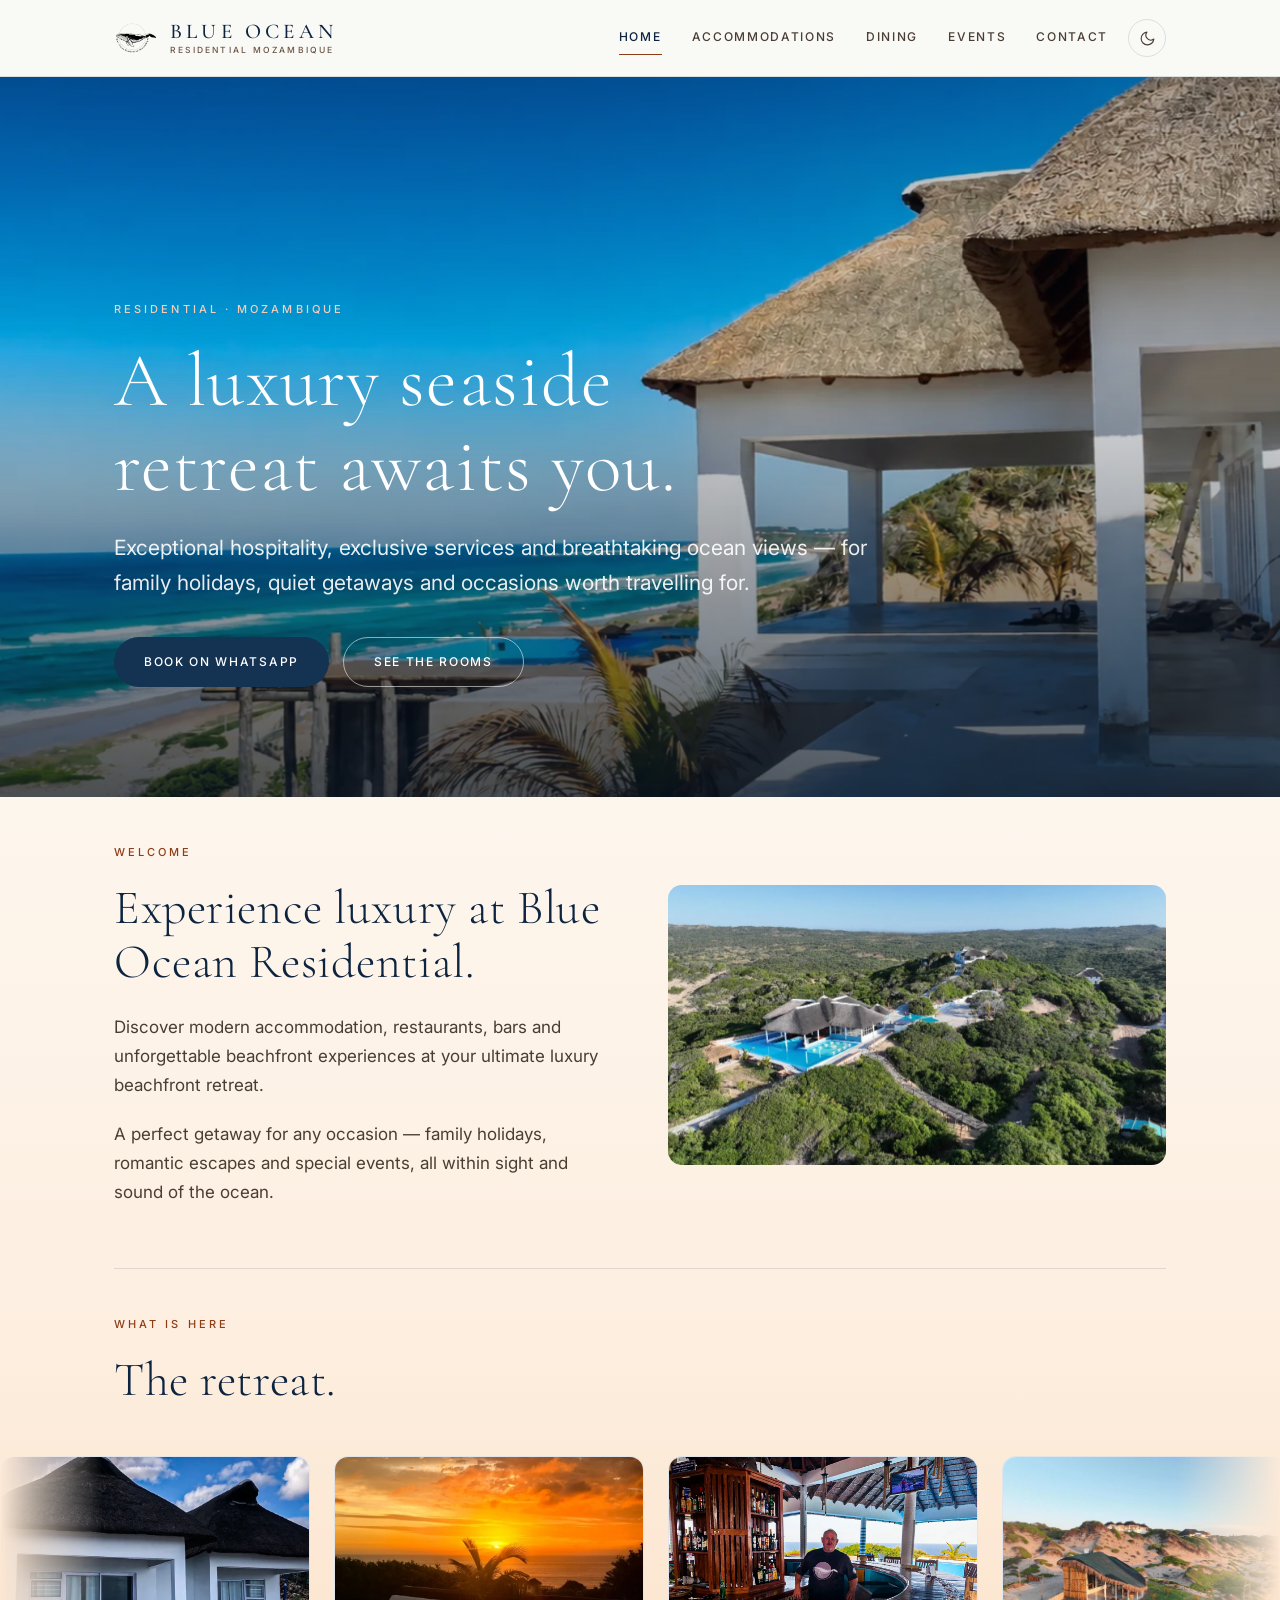
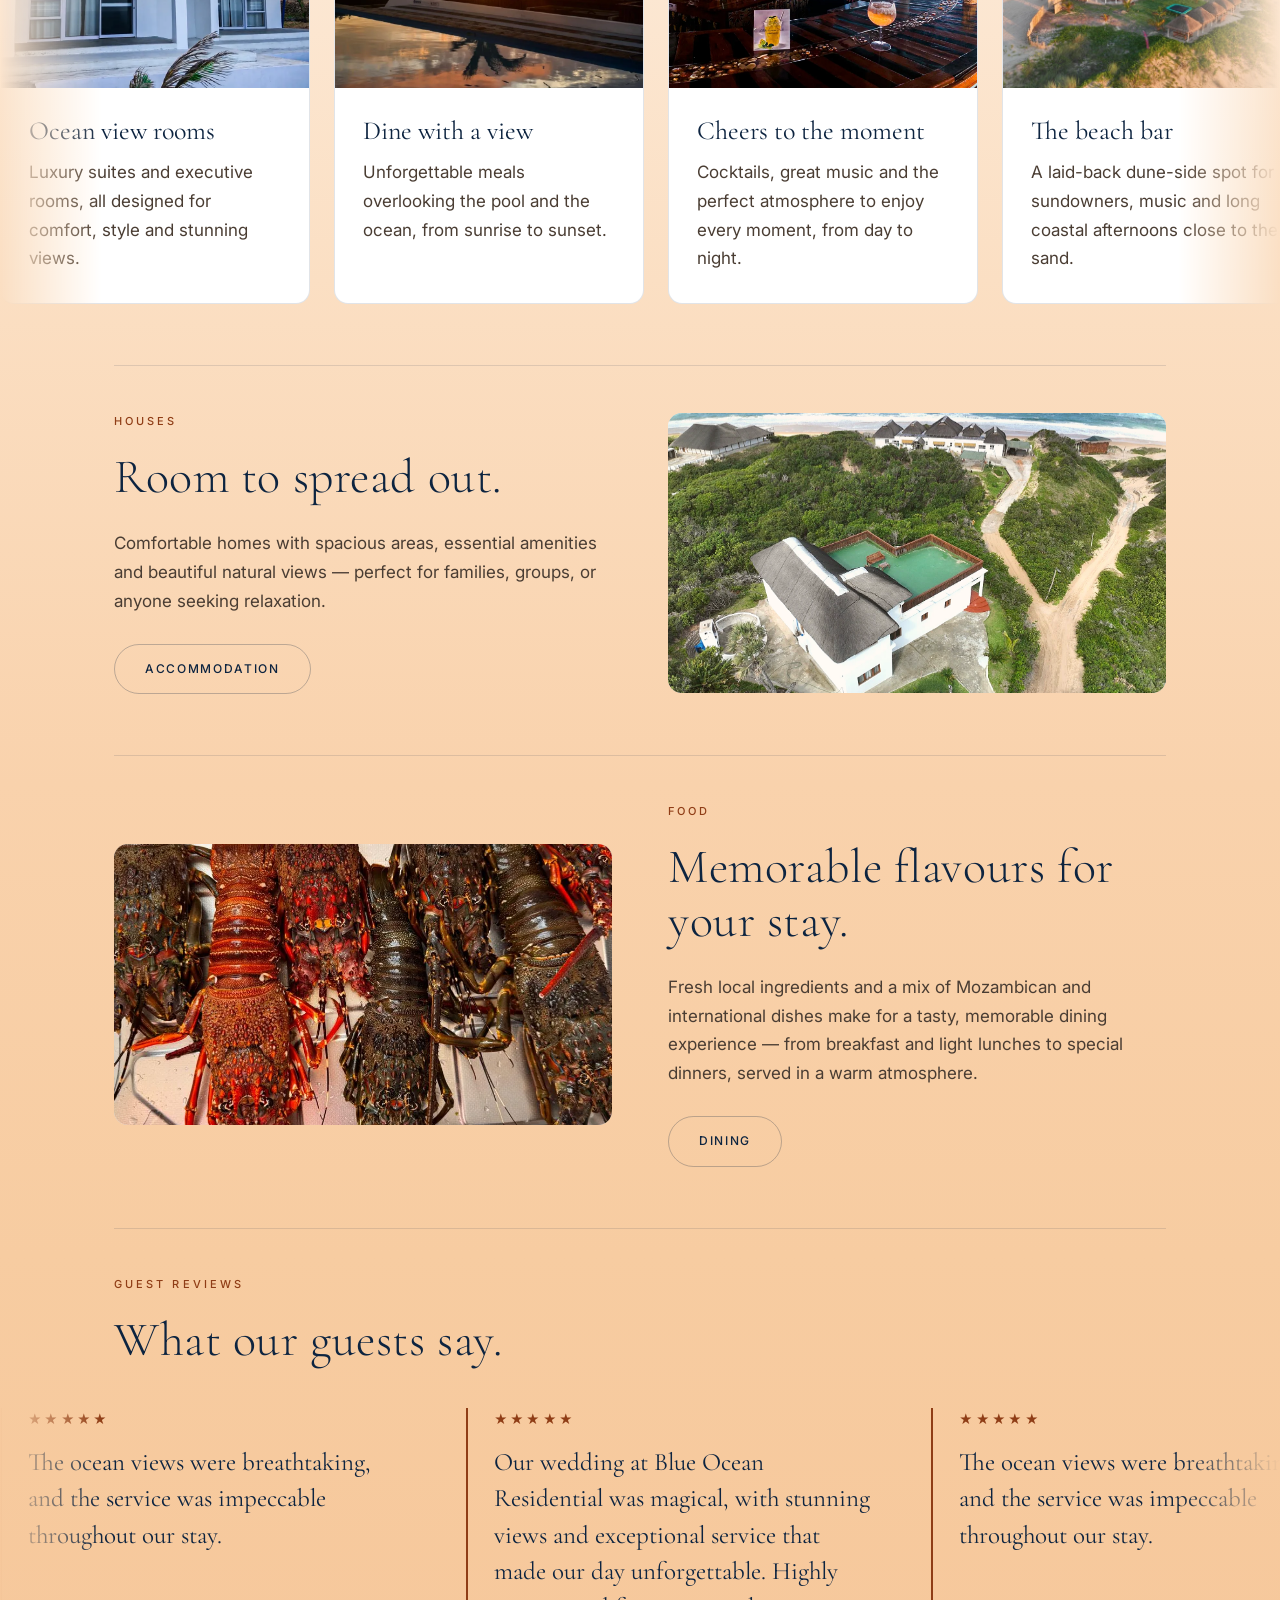
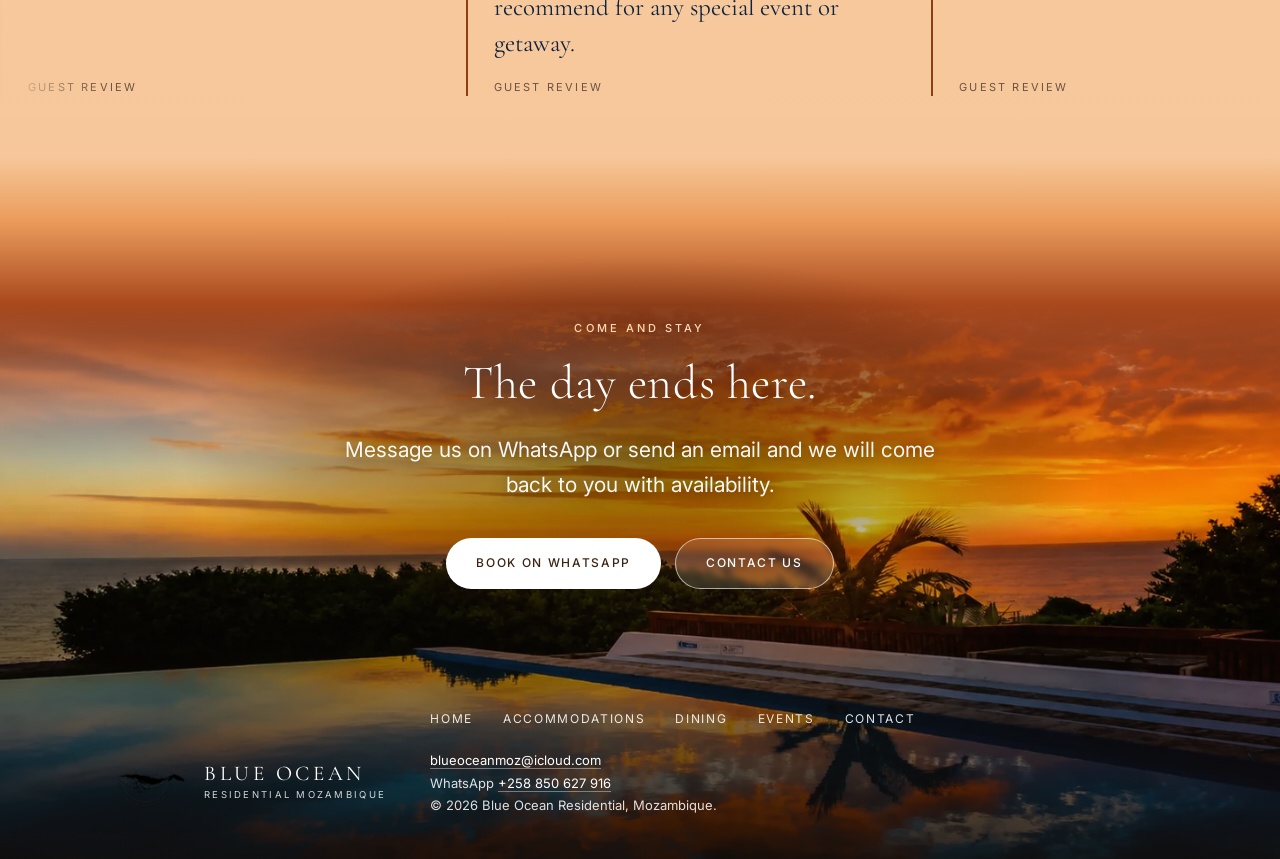
<file: index.html>
<!DOCTYPE html>
<html lang="en">
<head>
<meta charset="UTF-8" />
<meta name="viewport" content="width=device-width, initial-scale=1.0" />
<meta name="theme-color" content="#f8f8f6" />

<!-- pre-paint theme restore — must run before any CSS so there is no flash
     of the wrong theme. Keep this inline and identical in every page. -->
<script>
(function(){
  var r = document.documentElement;
  r.classList.add("js");
  try{
    var stored = localStorage.getItem("blueocean-theme");
    var dark = stored === "dark";
    if(dark){
      r.setAttribute("data-theme","dark");
      var m = document.querySelector('meta[name="theme-color"]');
      if(m) m.setAttribute("content","#0a1b2b");
    }
  }catch(e){}
})();
</script>

<title>Blue Ocean Residential — Luxury Seaside Retreat, Mozambique</title>
<meta name="description" content="Modern beachfront accommodation with ocean views, local and international cuisine, bars and live music. Blue Ocean Residential — a seaside haven in Mozambique for family holidays, getaways and special events." />

<link rel="icon" type="image/png" sizes="32x32" href="assets/favicon-32.png" />
<link rel="apple-touch-icon" href="assets/apple-touch-icon.png" />

<meta property="og:type" content="website" />
<meta property="og:site_name" content="Blue Ocean Residential" />
<meta property="og:title" content="Blue Ocean Residential — Luxury Seaside Retreat, Mozambique" />
<meta property="og:description" content="A seaside haven with exquisite dining and amenities." />
<meta name="twitter:card" content="summary_large_image" />
<!-- og:url and og:image need absolute URLs — uncomment once the domain points here.
<meta property="og:url"   content="https://blueoceanmoz.site/" />
<meta property="og:image" content="https://blueoceanmoz.site/assets/photos/hero-pavilion.webp" /> -->

<link rel="preconnect" href="https://fonts.googleapis.com" />
<link rel="preconnect" href="https://fonts.gstatic.com" crossorigin />
<link href="https://fonts.googleapis.com/css2?family=Cormorant+Garamond:wght@300;400;500&family=Inter:wght@400;500&display=swap" rel="stylesheet" />
<link rel="stylesheet" href="assets/site.css?v=hero-crop-cleanup" />
<script src="assets/site.js?v=hero-crop-cleanup" defer></script>
</head>
<body>

<!-- Everything above the footer sits in .daylight, which carries the
     colour ramp. It wraps rather than sits on <body> so the ramp is the
     height of the real page — a short page still gets the whole journey. -->
<div class="daylight">

<header class="site-header">
  <div class="wrap nav">
    <a class="brand" href="./" aria-label="Blue Ocean Residential — home">
      <img src="assets/emblem.webp" alt="" width="600" height="559" />
      <span class="brand-text">
        <span class="brand-name">BLUE OCEAN</span>
        <span class="brand-sub">Residential Mozambique</span>
      </span>
    </a>
    <nav class="nav-links" aria-label="Primary">
      <a href="./" aria-current="page">Home</a>
      <a href="accommodations/">Accommodations</a>
      <a href="dining/">Dining</a>
      <!-- <a href="experiences/">Experiences</a> -->
      <a href="events/">Events</a>
      <a href="contact/">Contact</a>
    </nav>
    <button class="theme-toggle" type="button" aria-pressed="false" aria-label="Switch to dark theme">
      <svg class="icon-moon" viewBox="0 0 24 24" fill="none" stroke="currentColor" stroke-width="1.6" stroke-linecap="round" stroke-linejoin="round" aria-hidden="true"><path d="M21 12.8A9 9 0 1 1 11.2 3a7 7 0 0 0 9.8 9.8Z"/></svg>
      <svg class="icon-sun" viewBox="0 0 24 24" fill="none" stroke="currentColor" stroke-width="1.6" stroke-linecap="round" stroke-linejoin="round" aria-hidden="true"><circle cx="12" cy="12" r="4"/><path d="M12 2v2M12 20v2M4.9 4.9l1.4 1.4M17.7 17.7l1.4 1.4M2 12h2M20 12h2M4.9 19.1l1.4-1.4M17.7 6.3l1.4-1.4"/></svg>
    </button>
  </div>
</header>

<main>

  <!-- ---------- HERO ---------- -->
  <section class="hero-photo">
    <img class="parallax-img" data-parallax="0.12" data-parallax-scale="1.16" src="assets/photos/hero-pavilion.webp" alt="The thatched terrace at Blue Ocean Residential, looking out across the dunes to the beach and the Indian Ocean" width="1983" height="793" fetchpriority="high" />
    <div class="wrap">
      <p class="label reveal home-fade-up">Residential · Mozambique</p>
      <h1 class="reveal home-fade-up">A luxury seaside retreat awaits you.</h1>
      <p class="lede reveal home-fade-up">Exceptional hospitality, exclusive services and breathtaking
        ocean views — for family holidays, quiet getaways and occasions worth
        travelling for.</p>
      <div class="actions reveal home-fade-up">
        <a class="btn" href="https://api.whatsapp.com/send/?phone=258850627916" target="_blank" rel="noopener">Book on WhatsApp</a>
        <a class="btn btn-ghost" href="accommodations/">See the rooms</a>
      </div>
    </div>
  </section>

  <!-- ---------- INTRO ---------- -->
  <section>
    <div class="wrap">
      <div class="split">
        <div class="reveal">
          <p class="label">Welcome</p>
          <h2 style="margin-bottom:24px">Experience luxury at Blue Ocean Residential.</h2>
          <p style="margin-bottom:20px">Discover modern accommodation, restaurants,
            bars and unforgettable beachfront experiences at your ultimate luxury
            beachfront retreat.</p>
          <p>A perfect getaway for any occasion — family holidays, romantic
            escapes and special events, all within sight and sound of the ocean.</p>
        </div>
        <figure class="media media-wide reveal">
          <img class="parallax-img" data-parallax="0.08" src="assets/photos/aerial-estate.webp" alt="Aerial view of Blue Ocean Residential set among coastal dunes above the beach" width="1280" height="959" loading="lazy" />
        </figure>
      </div>
    </div>
  </section>

  <!-- ---------- THE RETREAT (one line of four) ---------- -->
  <section style="padding-top:0">
    <div class="wrap">
      <hr class="rule rule-gap" />
      <p class="label reveal">What is here</p>
      <h2 class="reveal" style="margin-bottom:0">The retreat.</h2>
    </div>

    <!-- The line runs full width, so it sits outside .wrap.
         This holds the ONLY copy of the tiles; site.js clones them until the
         lane is wider than the screen. With JavaScript off you get the tiles
         standing still — which is a fine page. -->
    <div class="ring reveal" data-stagger-group>
      <div class="ring-lane ring-near">
        <div class="ring-track">
          <article class="tile reveal-card">
            <img src="assets/photos/exterior-rooms.webp" alt="Guest rooms at Blue Ocean Residential set under thatch" width="1200" height="675" loading="lazy" />
            <div class="tile-body">
              <h3>Ocean view rooms</h3>
              <p>Luxury suites and executive rooms, all designed for comfort, style
                and stunning views.</p>
            </div>
          </article>

          <article class="tile reveal-card">
            <img src="assets/photos/dine-with-view-sunset.webp" alt="Sunset over the pool and ocean at Blue Ocean Residential" width="959" height="1280" loading="lazy" />
            <div class="tile-body">
              <h3>Dine with a view</h3>
              <p>Unforgettable meals overlooking the pool and the ocean, from sunrise
                to sunset.</p>
            </div>
          </article>

          <article class="tile reveal-card">
            <img src="assets/photos/bar.webp" alt="The bar at Blue Ocean Residential, open to the sea" width="1200" height="900" loading="lazy" />
            <div class="tile-body">
              <h3>Cheers to the moment</h3>
              <p>Cocktails, great music and the perfect atmosphere to enjoy every
                moment, from day to night.</p>
            </div>
          </article>

          <article class="tile reveal-card">
            <img src="assets/photos/beach-bar-aerial.webp" alt="Aerial view of the beach bar set among dunes at Blue Ocean Residential" width="1280" height="959" loading="lazy" />
            <div class="tile-body">
              <h3>The beach bar</h3>
              <p>A laid-back dune-side spot for sundowners, music and long coastal
                afternoons close to the sand.</p>
            </div>
          </article>

          <article class="tile reveal-card">
            <img src="assets/photos/live-music.webp" alt="A musician playing live at Blue Ocean Residential" width="960" height="994" loading="lazy" />
            <div class="tile-body">
              <h3>Music that inspires</h3>
              <p>Live music sets the soundtrack for your stay, whether you are
                relaxing or dancing.</p>
            </div>
          </article>

          <article class="tile reveal-card">
            <img src="assets/photos/sunset-pool.webp" alt="The pool area glowing at sunset" width="1200" height="900" loading="lazy" />
            <div class="tile-body">
              <h3>Pool &amp; sundowners</h3>
              <p>Ease into the afternoon by the pool, then stay for golden-hour
                drinks as the light settles over the coast.</p>
            </div>
          </article>

          <article class="tile reveal-card">
            <img src="assets/photos/boardwalk.webp" alt="Timber boardwalk running through the dunes towards the sea" width="1200" height="675" loading="lazy" />
            <div class="tile-body">
              <h3>Straight to the beach</h3>
              <p>Follow the boardwalk through coastal dune vegetation and arrive
                at a wide, quiet stretch of sand.</p>
            </div>
          </article>

          <article class="tile reveal-card">
            <img src="assets/photos/dining-lobster.webp" alt="Freshly landed crayfish prepared in the kitchen" width="960" height="1280" loading="lazy" />
            <div class="tile-body">
              <h3>Straight off the boat</h3>
              <p>Fresh coastal flavours are part of the rhythm here, from seafood
                lunches to relaxed dinners under thatch.</p>
            </div>
          </article>

          <article class="tile reveal-card">
            <img src="assets/photos/home-somewhere-to-sit.webp" alt="A quiet seating spot at Blue Ocean Residential" width="1012" height="1350" loading="lazy" />
            <div class="tile-body">
              <h3>Somewhere to sit</h3>
              <p>Find a shaded corner, settle into the breeze and let the day move
                at the pace of the tide.</p>
            </div>
          </article>
        </div>
      </div>
    </div>
  </section>

  <!-- ---------- HOUSES ---------- -->
  <section style="padding-top:0">
    <div class="wrap">
      <hr class="rule rule-gap" />
      <div class="split split-reverse">
        <figure class="media media-wide reveal">
          <img class="parallax-img" data-parallax="0.07" src="assets/photos/home-houses-sunset-aerial.webp" alt="Aerial view of the accommodation houses above the beach at sunset" width="1600" height="1199" loading="lazy" />
        </figure>
        <div class="reveal">
          <p class="label">Houses</p>
          <h2 style="margin-bottom:24px">Room to spread out.</h2>
          <p style="margin-bottom:28px">Comfortable homes with spacious areas,
            essential amenities and beautiful natural views — perfect for families,
            groups, or anyone seeking relaxation.</p>
          <a class="btn btn-ghost" href="accommodations/">Accommodation</a>
        </div>
      </div>
    </div>
  </section>

  <!-- ---------- FOOD ---------- -->
  <section style="padding-top:0">
    <div class="wrap">
      <hr class="rule rule-gap" />
      <div class="split">
        <figure class="media media-wide reveal">
          <img class="parallax-img" data-parallax="0.06" src="assets/photos/dining-lobster.webp" alt="Freshly landed crayfish prepared in the kitchen" width="960" height="1280" loading="lazy" />
        </figure>
        <div class="reveal">
          <p class="label">Food</p>
          <h2 style="margin-bottom:24px">Memorable flavours for your stay.</h2>
          <p style="margin-bottom:28px">Fresh local ingredients and a mix of
            Mozambican and international dishes make for a tasty, memorable dining
            experience — from breakfast and light lunches to special dinners,
            served in a warm atmosphere.</p>
          <a class="btn btn-ghost" href="dining/">Dining</a>
        </div>
      </div>
    </div>
  </section>

  <!-- ---------- GUEST REVIEWS ----------
       Same moving line as the retreat, but slower — reviews are read, not
       glanced at. data-speed is pixels per second; the retreat runs at 26.

       This holds the ONLY copy of the quotes; site.js clones them until the
       lane is wider than the screen. With JavaScript off they sit still. -->
  <section style="padding-top:0">
    <div class="wrap">
      <hr class="rule rule-gap" />
      <p class="label reveal">Guest reviews</p>
      <h2 class="reveal" style="margin-bottom:0">What our guests say.</h2>
    </div>

    <div class="ring ring-quotes reveal" data-speed="15">
      <div class="ring-lane ring-near">
        <div class="ring-track">
          <blockquote class="quote">
            <div class="stars" aria-label="Five out of five stars">★★★★★</div>
            <p>The ocean views were breathtaking, and the service was impeccable throughout our stay.</p>
            <cite>Guest review</cite>
          </blockquote>

          <blockquote class="quote">
            <div class="stars" aria-label="Five out of five stars">★★★★★</div>
            <p>Our wedding at Blue Ocean Residential was magical, with stunning views and exceptional service that made our day unforgettable. Highly recommend for any special event or getaway.</p>
            <cite>Guest review</cite>
          </blockquote>
        </div>
      </div>
    </div>
  </section>

</main>

</div><!-- /.daylight -->

<!-- The closing words now live inside the photograph rather than on the
     band above it — this is where the page has been heading all along. -->
<footer class="site-footer">
  <div class="wrap footer-closing reveal reveal-scale">
    <p class="label">Come and stay</p>
    <h2 style="margin-bottom:22px">The day ends here.</h2>
    <p class="lede">Message us on WhatsApp or send an email and we will come back to
      you with availability.</p>
    <div class="actions">
      <a class="btn" href="https://api.whatsapp.com/send/?phone=258850627916" target="_blank" rel="noopener">Book on WhatsApp</a>
      <a class="btn btn-ghost" href="contact/">Contact us</a>
    </div>
  </div>

  <div class="wrap footer-inner">
    <a class="footer-brand" href="./" aria-label="Blue Ocean Residential — home">
      <img src="assets/emblem.webp" alt="" width="600" height="559" loading="lazy" />
      <span class="footer-wordmark">
        <b>BLUE OCEAN</b>
        <span>Residential Mozambique</span>
      </span>
    </a>
    <div>
      <nav class="footer-nav" aria-label="Footer">
        <a href="./">Home</a>
        <a href="accommodations/">Accommodations</a>
        <a href="dining/">Dining</a>
        <!-- <a href="experiences/">Experiences</a> -->
        <a href="events/">Events</a>
        <a href="contact/">Contact</a>
      </nav>
      <p class="footer-legal">
        <a href="mailto:blueoceanmoz@icloud.com">blueoceanmoz@icloud.com</a><br />
        WhatsApp <a href="https://api.whatsapp.com/send/?phone=258850627916" target="_blank" rel="noopener">+258 850 627 916</a><br />
        © <span class="year">2026</span> Blue Ocean Residential, Mozambique.
      </p>
    </div>
  </div>
</footer>

<script>
document.querySelectorAll(".year").forEach(function(el){
  el.textContent = new Date().getFullYear();
});
</script>
</body>
</html>
</file>
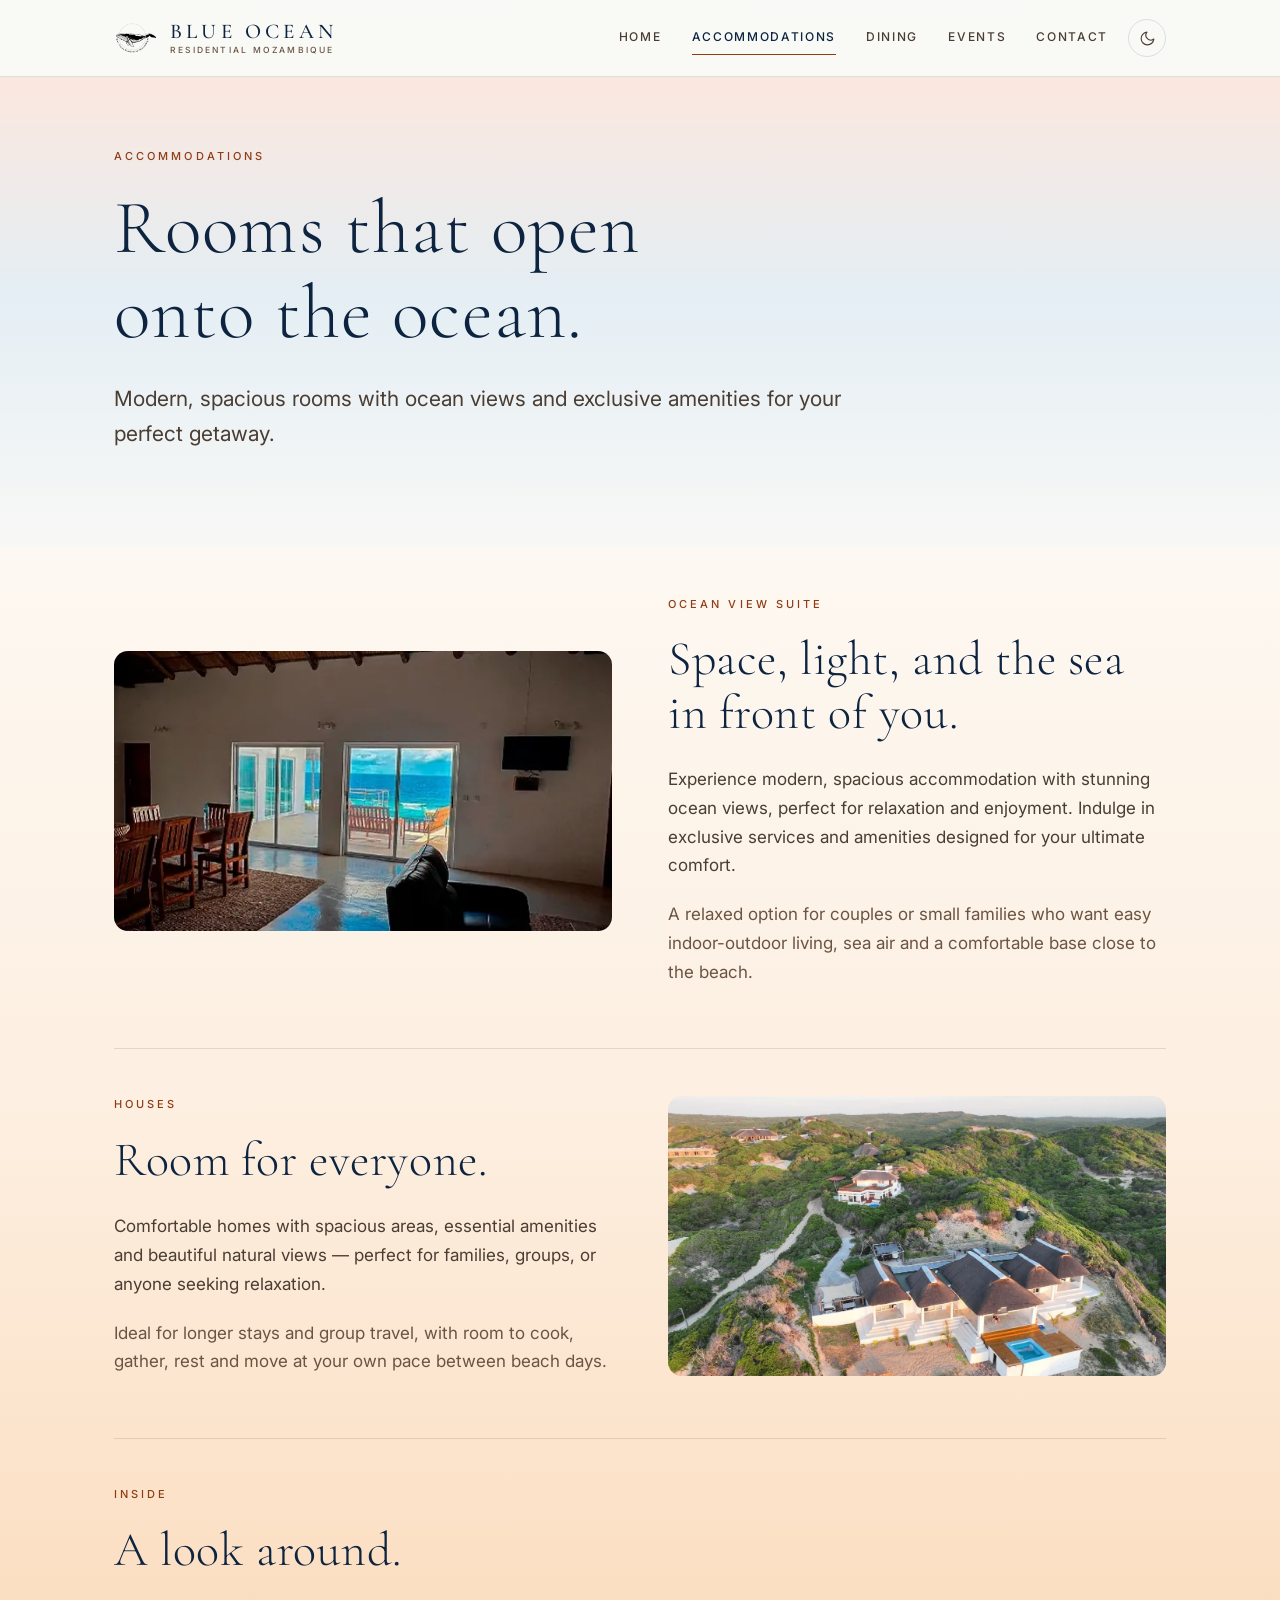
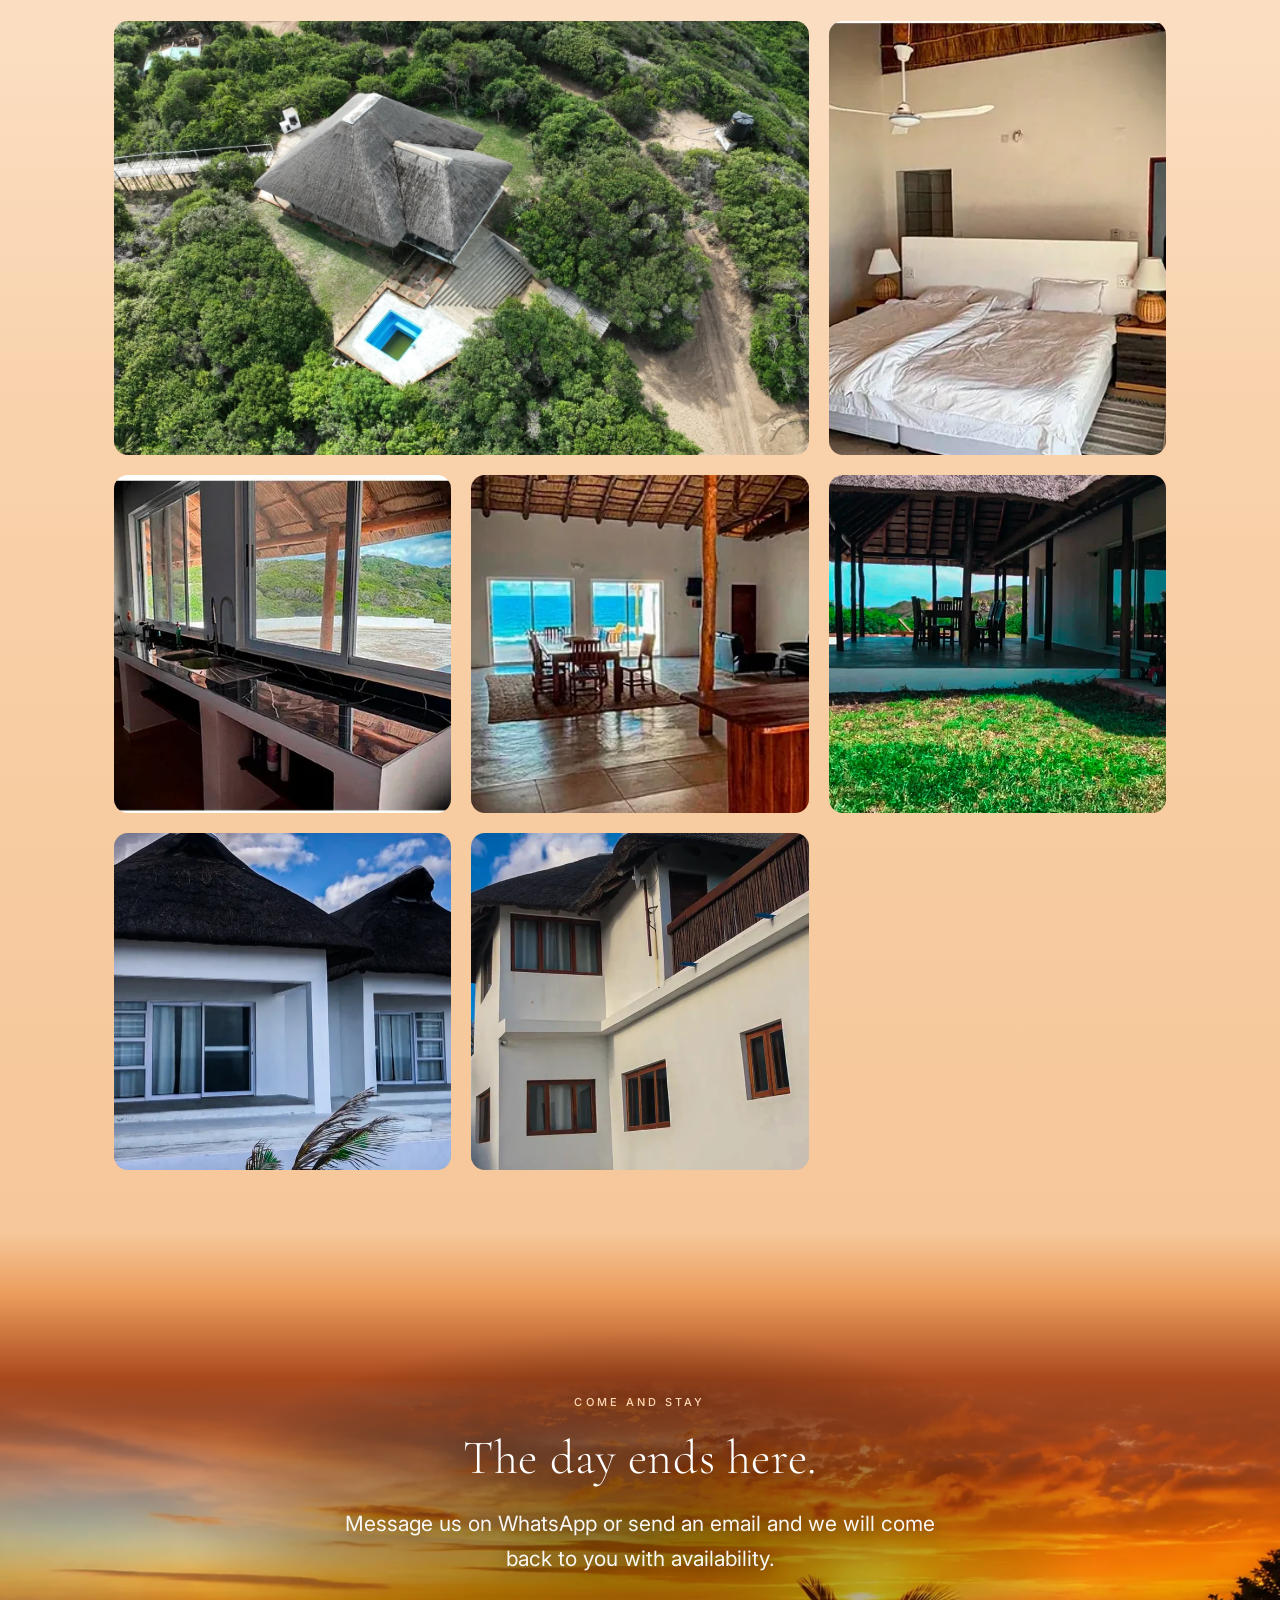
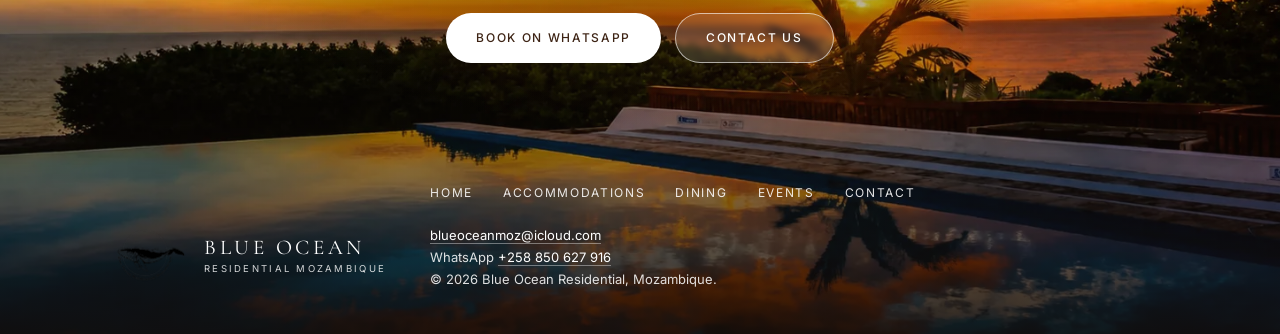
<file: accommodations/index.html>
<!DOCTYPE html>
<html lang="en">
<head>
<meta charset="UTF-8" />
<meta name="viewport" content="width=device-width, initial-scale=1.0" />
<meta name="theme-color" content="#f8f8f6" />

<!-- pre-paint theme restore — keep this identical across every page -->
<script>
(function(){
  var r = document.documentElement;
  r.classList.add("js");
  try{
    var stored = localStorage.getItem("blueocean-theme");
    var dark = stored === "dark";
    if(dark){
      r.setAttribute("data-theme","dark");
      var m = document.querySelector('meta[name="theme-color"]');
      if(m) m.setAttribute("content","#0a1b2b");
    }
  }catch(e){}
})();
</script>

<title>Accommodations — Blue Ocean Residential</title>
<meta name="description" content="Modern, spacious rooms and houses with ocean views, exclusive amenities and outdoor pool access at Blue Ocean Residential, Mozambique." />

<link rel="icon" type="image/png" sizes="32x32" href="../assets/favicon-32.png" />
<link rel="apple-touch-icon" href="../assets/apple-touch-icon.png" />

<meta property="og:type" content="website" />
<meta property="og:site_name" content="Blue Ocean Residential" />
<meta property="og:title" content="Accommodations — Blue Ocean Residential" />
<meta property="og:description" content="Modern, spacious rooms with ocean views and exclusive amenities." />
<meta name="twitter:card" content="summary_large_image" />

<link rel="preconnect" href="https://fonts.googleapis.com" />
<link rel="preconnect" href="https://fonts.gstatic.com" crossorigin />
<link href="https://fonts.googleapis.com/css2?family=Cormorant+Garamond:wght@300;400;500&family=Inter:wght@400;500&display=swap" rel="stylesheet" />
<link rel="stylesheet" href="../assets/site.css" />
<script src="../assets/site.js" defer></script>
</head>
<body>

<!-- Everything above the footer sits in .daylight, which carries the
     colour ramp. It wraps rather than sits on <body> so the ramp is the
     height of the real page — a short page still gets the whole journey. -->
<div class="daylight">

<header class="site-header">
  <div class="wrap nav">
    <a class="brand" href="../" aria-label="Blue Ocean Residential — home">
      <img src="../assets/emblem.webp" alt="" width="600" height="559" />
      <span class="brand-text">
        <span class="brand-name">BLUE OCEAN</span>
        <span class="brand-sub">Residential Mozambique</span>
      </span>
    </a>
    <nav class="nav-links" aria-label="Primary">
      <a href="../">Home</a>
      <a href="./" aria-current="page">Accommodations</a>
      <a href="../dining/">Dining</a>
      <!-- <a href="../experiences/">Experiences</a> -->
      <a href="../events/">Events</a>
      <a href="../contact/">Contact</a>
    </nav>
    <button class="theme-toggle" type="button" aria-pressed="false" aria-label="Switch to dark theme">
      <svg class="icon-moon" viewBox="0 0 24 24" fill="none" stroke="currentColor" stroke-width="1.6" stroke-linecap="round" stroke-linejoin="round" aria-hidden="true"><path d="M21 12.8A9 9 0 1 1 11.2 3a7 7 0 0 0 9.8 9.8Z"/></svg>
      <svg class="icon-sun" viewBox="0 0 24 24" fill="none" stroke="currentColor" stroke-width="1.6" stroke-linecap="round" stroke-linejoin="round" aria-hidden="true"><circle cx="12" cy="12" r="4"/><path d="M12 2v2M12 20v2M4.9 4.9l1.4 1.4M17.7 17.7l1.4 1.4M2 12h2M20 12h2M4.9 19.1l1.4-1.4M17.7 6.3l1.4-1.4"/></svg>
    </button>
  </div>
</header>

<main>

  <section class="hero">
    <div class="wrap">
      <p class="label">Accommodations</p>
      <h1>Rooms that open<br />onto the ocean.</h1>
      <p class="lede">Modern, spacious rooms with ocean views and exclusive
        amenities for your perfect getaway.</p>
    </div>
  </section>

  <!-- ---------- OCEAN VIEW SUITE ---------- -->
  <section>
    <div class="wrap">
      <div class="split">
        <figure class="media media-wide reveal">
          <img src="../assets/photos/room-living.webp" alt="Open-plan living and dining area with doors onto an ocean-facing terrace" width="570" height="414" loading="lazy" />
        </figure>
        <div class="reveal">
          <p class="label">Ocean view suite</p>
          <h2 style="margin-bottom:24px">Space, light, and the sea in front of you.</h2>
          <p style="margin-bottom:20px">Experience modern, spacious accommodation
            with stunning ocean views, perfect for relaxation and enjoyment.
            Indulge in exclusive services and amenities designed for your ultimate
            comfort.</p>
          <p class="muted">A relaxed option for couples or small families who want
            easy indoor-outdoor living, sea air and a comfortable base close to
            the beach.</p>
        </div>
      </div>
    </div>
  </section>

  <!-- ---------- HOUSES ---------- -->
  <section style="padding-top:0">
    <div class="wrap">
      <hr class="rule rule-gap" />
      <div class="split split-reverse">
        <figure class="media media-wide reveal">
          <img src="../assets/photos/accommodation-room-for-everyone-aerial.webp" alt="Aerial view of the thatched accommodation house set among coastal dune vegetation" width="1280" height="959" loading="lazy" />
        </figure>
        <div class="reveal">
          <p class="label">Houses</p>
          <h2 style="margin-bottom:24px">Room for everyone.</h2>
          <p style="margin-bottom:20px">Comfortable homes with spacious areas,
            essential amenities and beautiful natural views — perfect for families,
            groups, or anyone seeking relaxation.</p>
          <p class="muted">Ideal for longer stays and group travel, with room to
            cook, gather, rest and move at your own pace between beach days.</p>
        </div>
      </div>
    </div>
  </section>

  <!-- ---------- INSIDE ---------- -->
  <section style="padding-top:0">
    <div class="wrap">
      <hr class="rule rule-gap" />
      <p class="label reveal">Inside</p>
      <h2 class="reveal" style="margin-bottom:44px">A look around.</h2>

      <div class="gallery reveal">
        <figure class="media span-2"><img src="../assets/photos/accommodation-thatch-house-aerial.webp" alt="Thatched accommodation with private pool surrounded by coastal vegetation" width="1600" height="1199" loading="lazy" /></figure>
        <figure class="media"><img src="../assets/photos/room-bedroom.webp" alt="Bedroom with high thatched ceiling and ceiling fan" width="446" height="414" loading="lazy" /></figure>
        <figure class="media"><img src="../assets/photos/room-kitchen.webp" alt="Kitchen counter beneath a window looking out to the dunes" width="446" height="416" loading="lazy" /></figure>
        <figure class="media"><img src="../assets/photos/room-lounge.webp" alt="Living area under an exposed thatched roof, opening to the sea" width="280" height="400" loading="lazy" /></figure>
        <figure class="media"><img src="../assets/photos/veranda.webp" alt="Covered veranda with dining table looking over the lawn" width="1197" height="673" loading="lazy" /></figure>
        <figure class="media"><img src="../assets/photos/exterior-rooms.webp" alt="Exterior of the guest rooms under thatch" width="1200" height="675" loading="lazy" /></figure>
        <figure class="media"><img src="../assets/photos/exterior-block.webp" alt="Two-storey accommodation block with timber-framed windows" width="1200" height="674" loading="lazy" /></figure>
      </div>
    </div>
  </section>

</main>

</div><!-- /.daylight -->

<footer class="site-footer">
  <div class="wrap footer-closing reveal">
    <p class="label">Come and stay</p>
    <h2 style="margin-bottom:22px">The day ends here.</h2>
    <p class="lede">Message us on WhatsApp or send an email and we will come back to
      you with availability.</p>
    <div class="actions">
      <a class="btn" href="https://api.whatsapp.com/send/?phone=258850627916" target="_blank" rel="noopener">Book on WhatsApp</a>
      <a class="btn btn-ghost" href="../contact/">Contact us</a>
    </div>
  </div>

  <div class="wrap footer-inner">
    <a class="footer-brand" href="../" aria-label="Blue Ocean Residential — home">
      <img src="../assets/emblem.webp" alt="" width="600" height="559" loading="lazy" />
      <span class="footer-wordmark">
        <b>BLUE OCEAN</b>
        <span>Residential Mozambique</span>
      </span>
    </a>
    <div>
      <nav class="footer-nav" aria-label="Footer">
        <a href="../">Home</a>
        <a href="./">Accommodations</a>
        <a href="../dining/">Dining</a>
        <!-- <a href="../experiences/">Experiences</a> -->
        <a href="../events/">Events</a>
        <a href="../contact/">Contact</a>
      </nav>
      <p class="footer-legal">
        <a href="mailto:blueoceanmoz@icloud.com">blueoceanmoz@icloud.com</a><br />
        WhatsApp <a href="https://api.whatsapp.com/send/?phone=258850627916" target="_blank" rel="noopener">+258 850 627 916</a><br />
        © <span class="year">2026</span> Blue Ocean Residential, Mozambique.
      </p>
    </div>
  </div>
</footer>

<script>
document.querySelectorAll(".year").forEach(function(el){
  el.textContent = new Date().getFullYear();
});
</script>
</body>
</html>
</file>
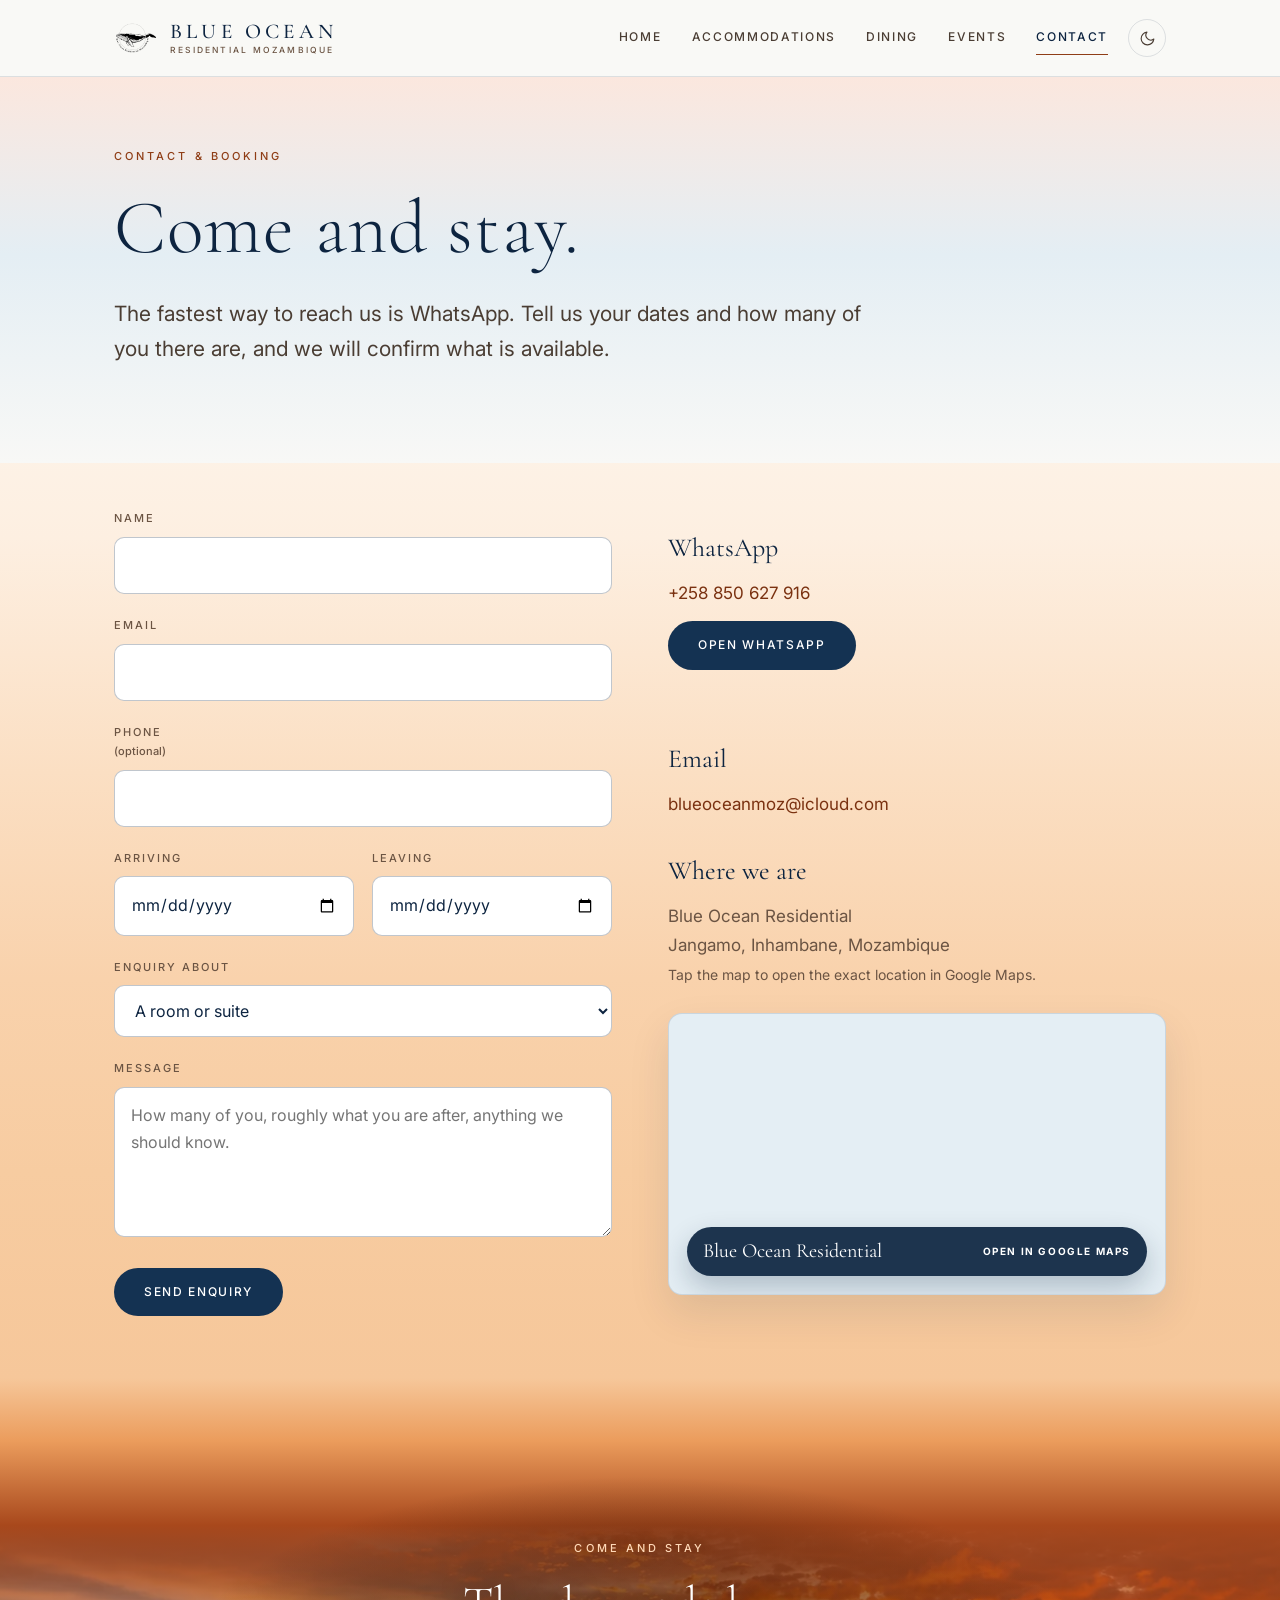
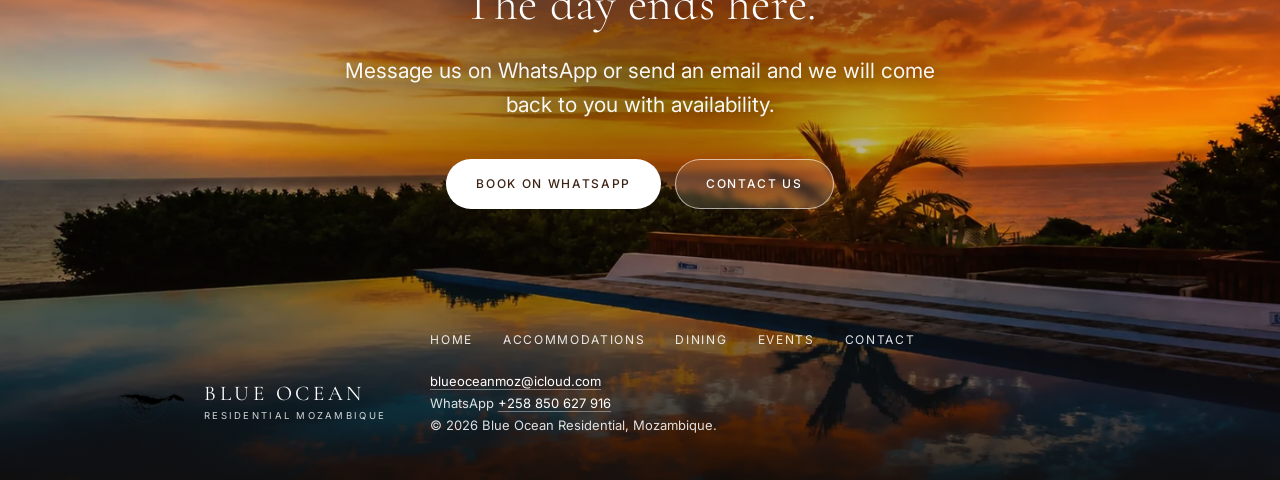
<file: contact/index.html>
<!DOCTYPE html>
<html lang="en">
<head>
<meta charset="UTF-8" />
<meta name="viewport" content="width=device-width, initial-scale=1.0" />
<meta name="theme-color" content="#f8f8f6" />

<!-- pre-paint theme restore — keep this identical across every page -->
<script>
(function(){
  var r = document.documentElement;
  r.classList.add("js");
  try{
    var stored = localStorage.getItem("blueocean-theme");
    var dark = stored === "dark";
    if(dark){
      r.setAttribute("data-theme","dark");
      var m = document.querySelector('meta[name="theme-color"]');
      if(m) m.setAttribute("content","#0a1b2b");
    }
  }catch(e){}
})();
</script>

<title>Contact &amp; booking — Blue Ocean Residential</title>
<meta name="description" content="Book a stay at Blue Ocean Residential, Mozambique. Message us on WhatsApp at +258 850 627 916 or email blueoceanmoz@icloud.com." />

<link rel="icon" type="image/png" sizes="32x32" href="../assets/favicon-32.png" />
<link rel="apple-touch-icon" href="../assets/apple-touch-icon.png" />

<meta property="og:type" content="website" />
<meta property="og:site_name" content="Blue Ocean Residential" />
<meta property="og:title" content="Contact &amp; booking — Blue Ocean Residential" />
<meta property="og:description" content="Book a stay at Blue Ocean Residential, Mozambique." />
<meta name="twitter:card" content="summary_large_image" />

<link rel="preconnect" href="https://fonts.googleapis.com" />
<link rel="preconnect" href="https://fonts.gstatic.com" crossorigin />
<link href="https://fonts.googleapis.com/css2?family=Cormorant+Garamond:wght@300;400;500&family=Inter:wght@400;500&display=swap" rel="stylesheet" />
<link rel="stylesheet" href="../assets/site.css" />
<script src="../assets/site.js" defer></script>
</head>
<body>

<!-- Everything above the footer sits in .daylight, which carries the
     colour ramp. It wraps rather than sits on <body> so the ramp is the
     height of the real page — a short page still gets the whole journey. -->
<div class="daylight">

<header class="site-header">
  <div class="wrap nav">
    <a class="brand" href="../" aria-label="Blue Ocean Residential — home">
      <img src="../assets/emblem.webp" alt="" width="600" height="559" />
      <span class="brand-text">
        <span class="brand-name">BLUE OCEAN</span>
        <span class="brand-sub">Residential Mozambique</span>
      </span>
    </a>
    <nav class="nav-links" aria-label="Primary">
      <a href="../">Home</a>
      <a href="../accommodations/">Accommodations</a>
      <a href="../dining/">Dining</a>
      <!-- <a href="../experiences/">Experiences</a> -->
      <a href="../events/">Events</a>
      <a href="./" aria-current="page">Contact</a>
    </nav>
    <button class="theme-toggle" type="button" aria-pressed="false" aria-label="Switch to dark theme">
      <svg class="icon-moon" viewBox="0 0 24 24" fill="none" stroke="currentColor" stroke-width="1.6" stroke-linecap="round" stroke-linejoin="round" aria-hidden="true"><path d="M21 12.8A9 9 0 1 1 11.2 3a7 7 0 0 0 9.8 9.8Z"/></svg>
      <svg class="icon-sun" viewBox="0 0 24 24" fill="none" stroke="currentColor" stroke-width="1.6" stroke-linecap="round" stroke-linejoin="round" aria-hidden="true"><circle cx="12" cy="12" r="4"/><path d="M12 2v2M12 20v2M4.9 4.9l1.4 1.4M17.7 17.7l1.4 1.4M2 12h2M20 12h2M4.9 19.1l1.4-1.4M17.7 6.3l1.4-1.4"/></svg>
    </button>
  </div>
</header>

<main>

  <section class="hero">
    <div class="wrap">
      <p class="label">Contact &amp; booking</p>
      <h1>Come and stay.</h1>
      <p class="lede">The fastest way to reach us is WhatsApp. Tell us your dates
        and how many of you there are, and we will confirm what is available.</p>
    </div>
  </section>

  <section>
    <div class="wrap">
      <div class="split">

        <!-- ---------- FORM ----------
             A static site has no server, so the form needs a third-party
             handler. This is wired for Formspree: create a free form at
             formspree.io, then replace YOUR_FORM_ID below.
             Until you do, the form will not send anything — the WhatsApp and
             email links beside it work regardless. -->
        <div>
          <form action="https://formspree.io/f/YOUR_FORM_ID" method="POST">
            <label class="field">
              <span>Name</span>
              <input type="text" name="name" autocomplete="name" required />
            </label>
            <label class="field">
              <span>Email</span>
              <input type="email" name="email" autocomplete="email" required />
            </label>
            <label class="field">
              <span>Phone <span style="text-transform:none;letter-spacing:0">(optional)</span></span>
              <input type="tel" name="phone" autocomplete="tel" />
            </label>
            <div class="grid grid-2" style="gap:0 18px">
              <label class="field">
                <span>Arriving</span>
                <input type="date" name="arriving" />
              </label>
              <label class="field">
                <span>Leaving</span>
                <input type="date" name="leaving" />
              </label>
            </div>
            <label class="field">
              <span>Enquiry about</span>
              <select name="enquiry">
                <option>A room or suite</option>
                <option>A house</option>
                <option>Dinner only</option>
                <option>A wedding or event</option>
                <option>Something else</option>
              </select>
            </label>
            <label class="field">
              <span>Message</span>
              <textarea name="message" placeholder="How many of you, roughly what you are after, anything we should know." required></textarea>
            </label>
            <!-- honeypot: bots fill hidden fields, humans never see this -->
            <input type="text" name="_gotcha" tabindex="-1" autocomplete="off"
                   style="position:absolute;left:-9999px" aria-hidden="true" />
            <button class="btn" type="submit">Send enquiry</button>
          </form>
        </div>

        <!-- ---------- DIRECT ---------- -->
        <div>
          <h3 style="margin-bottom:14px">WhatsApp</h3>
          <p style="margin-bottom:14px">
            <a href="https://api.whatsapp.com/send/?phone=258850627916" target="_blank" rel="noopener" style="color:var(--coral-deep)">+258 850 627 916</a>
          </p>
          <a class="btn" href="https://api.whatsapp.com/send/?phone=258850627916" target="_blank" rel="noopener" style="margin-bottom:36px">Open WhatsApp</a>

          <h3 style="margin-bottom:14px;margin-top:36px">Email</h3>
          <p style="margin-bottom:36px">
            <a href="mailto:blueoceanmoz@icloud.com" style="color:var(--coral-deep)">blueoceanmoz@icloud.com</a>
          </p>

          <h3 style="margin-bottom:14px">Where we are</h3>
          <p class="muted" style="margin-bottom:24px">
            Blue Ocean Residential<br />
            Jangamo, Inhambane, Mozambique<br />
            <span style="font-size:14px">Tap the map to open the exact location in
            Google Maps.</span>
          </p>

          <a class="map-card" href="https://www.google.com/maps/search/?api=1&amp;query=-24.1968730,35.4357680" target="_blank" rel="noopener" aria-label="Open Blue Ocean Residential location in Google Maps">
            <iframe
              title="Blue Ocean Residential on Google Maps"
              src="https://www.google.com/maps?q=-24.1968730,35.4357680&amp;z=14&amp;output=embed"
              loading="lazy"
              referrerpolicy="no-referrer-when-downgrade"
              tabindex="-1"></iframe>
            <span class="map-card-label">
              <span>Blue Ocean Residential</span>
              <small>Open in Google Maps</small>
            </span>
          </a>
        </div>

      </div>
    </div>
  </section>

</main>

</div><!-- /.daylight -->

<footer class="site-footer">
  <div class="wrap footer-closing reveal">
    <p class="label">Come and stay</p>
    <h2 style="margin-bottom:22px">The day ends here.</h2>
    <p class="lede">Message us on WhatsApp or send an email and we will come back to
      you with availability.</p>
    <div class="actions">
      <a class="btn" href="https://api.whatsapp.com/send/?phone=258850627916" target="_blank" rel="noopener">Book on WhatsApp</a>
      <a class="btn btn-ghost" href="./">Contact us</a>
    </div>
  </div>

  <div class="wrap footer-inner">
    <a class="footer-brand" href="../" aria-label="Blue Ocean Residential — home">
      <img src="../assets/emblem.webp" alt="" width="600" height="559" loading="lazy" />
      <span class="footer-wordmark">
        <b>BLUE OCEAN</b>
        <span>Residential Mozambique</span>
      </span>
    </a>
    <div>
      <nav class="footer-nav" aria-label="Footer">
        <a href="../">Home</a>
        <a href="../accommodations/">Accommodations</a>
        <a href="../dining/">Dining</a>
        <!-- <a href="../experiences/">Experiences</a> -->
        <a href="../events/">Events</a>
        <a href="./">Contact</a>
      </nav>
      <p class="footer-legal">
        <a href="mailto:blueoceanmoz@icloud.com">blueoceanmoz@icloud.com</a><br />
        WhatsApp <a href="https://api.whatsapp.com/send/?phone=258850627916" target="_blank" rel="noopener">+258 850 627 916</a><br />
        © <span class="year">2026</span> Blue Ocean Residential, Mozambique.
      </p>
    </div>
  </div>
</footer>

<script>
document.querySelectorAll(".year").forEach(function(el){
  el.textContent = new Date().getFullYear();
});
</script>
</body>
</html>
</file>
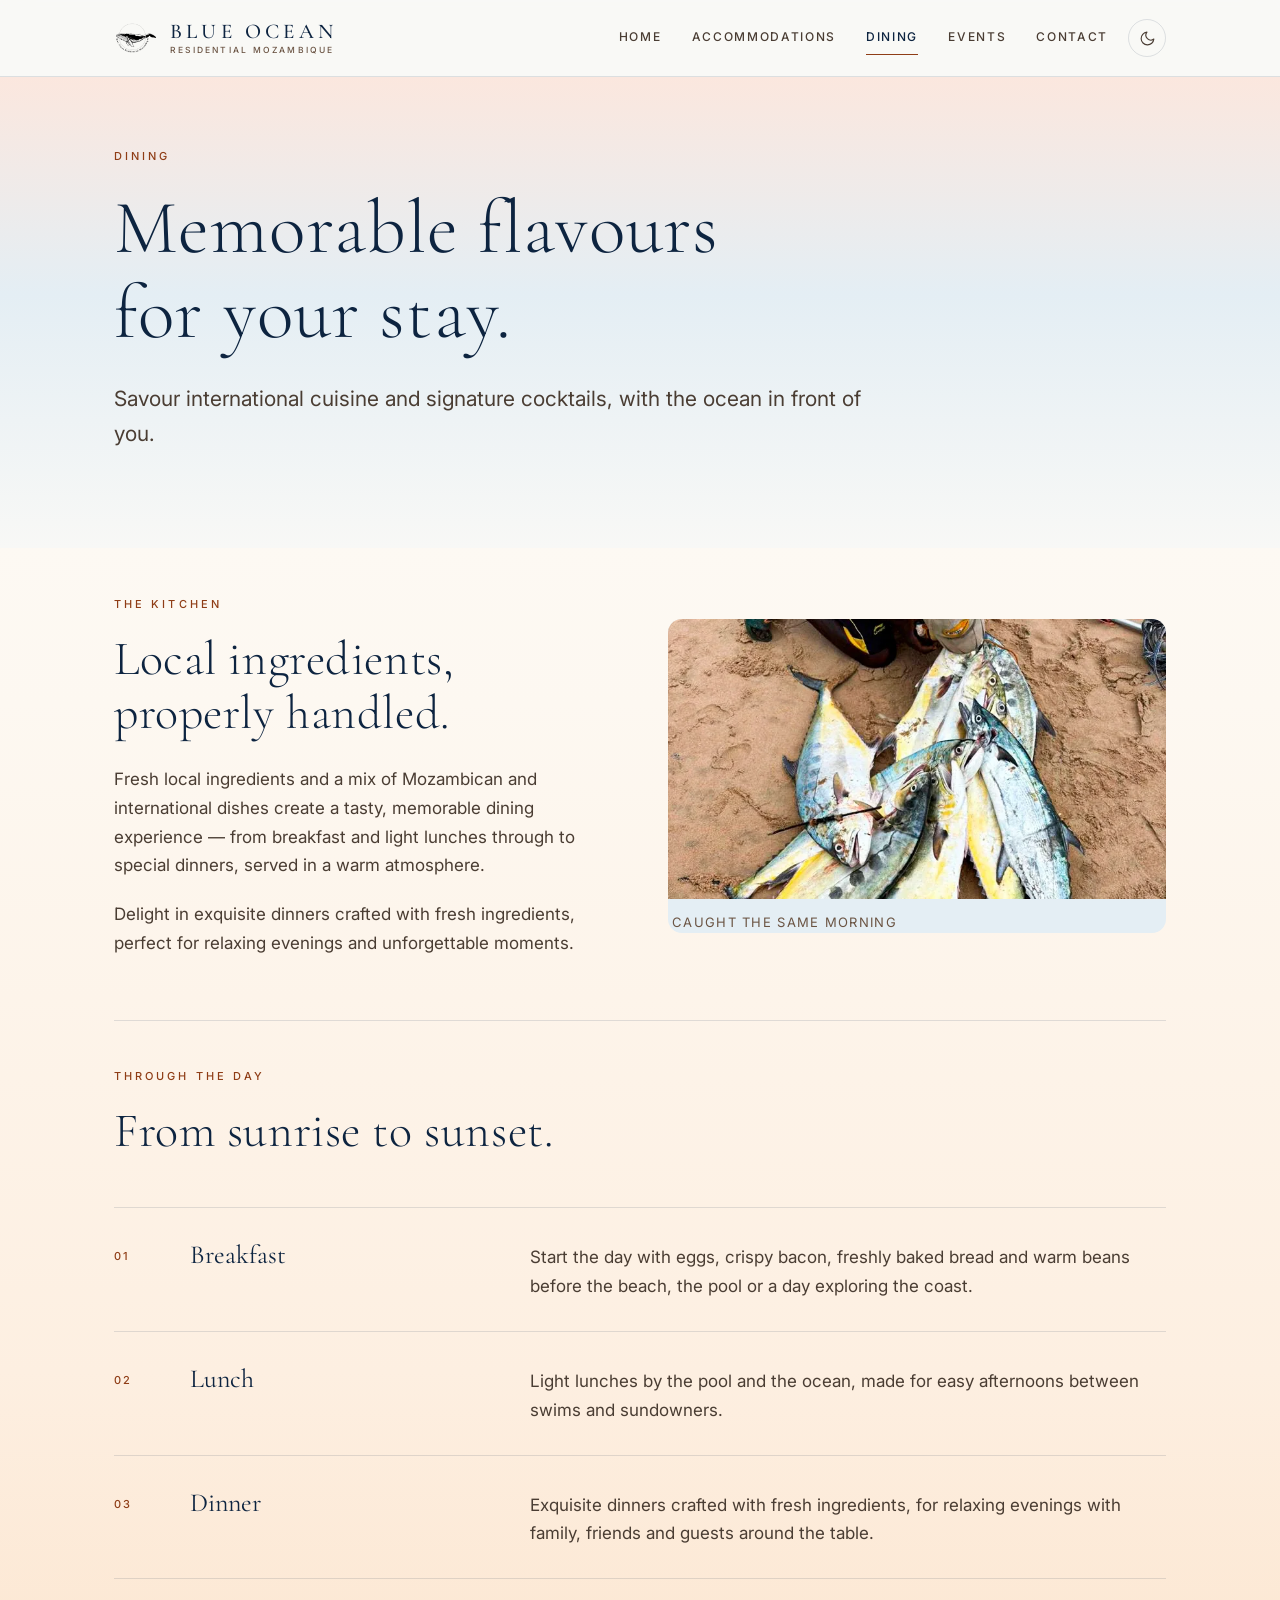
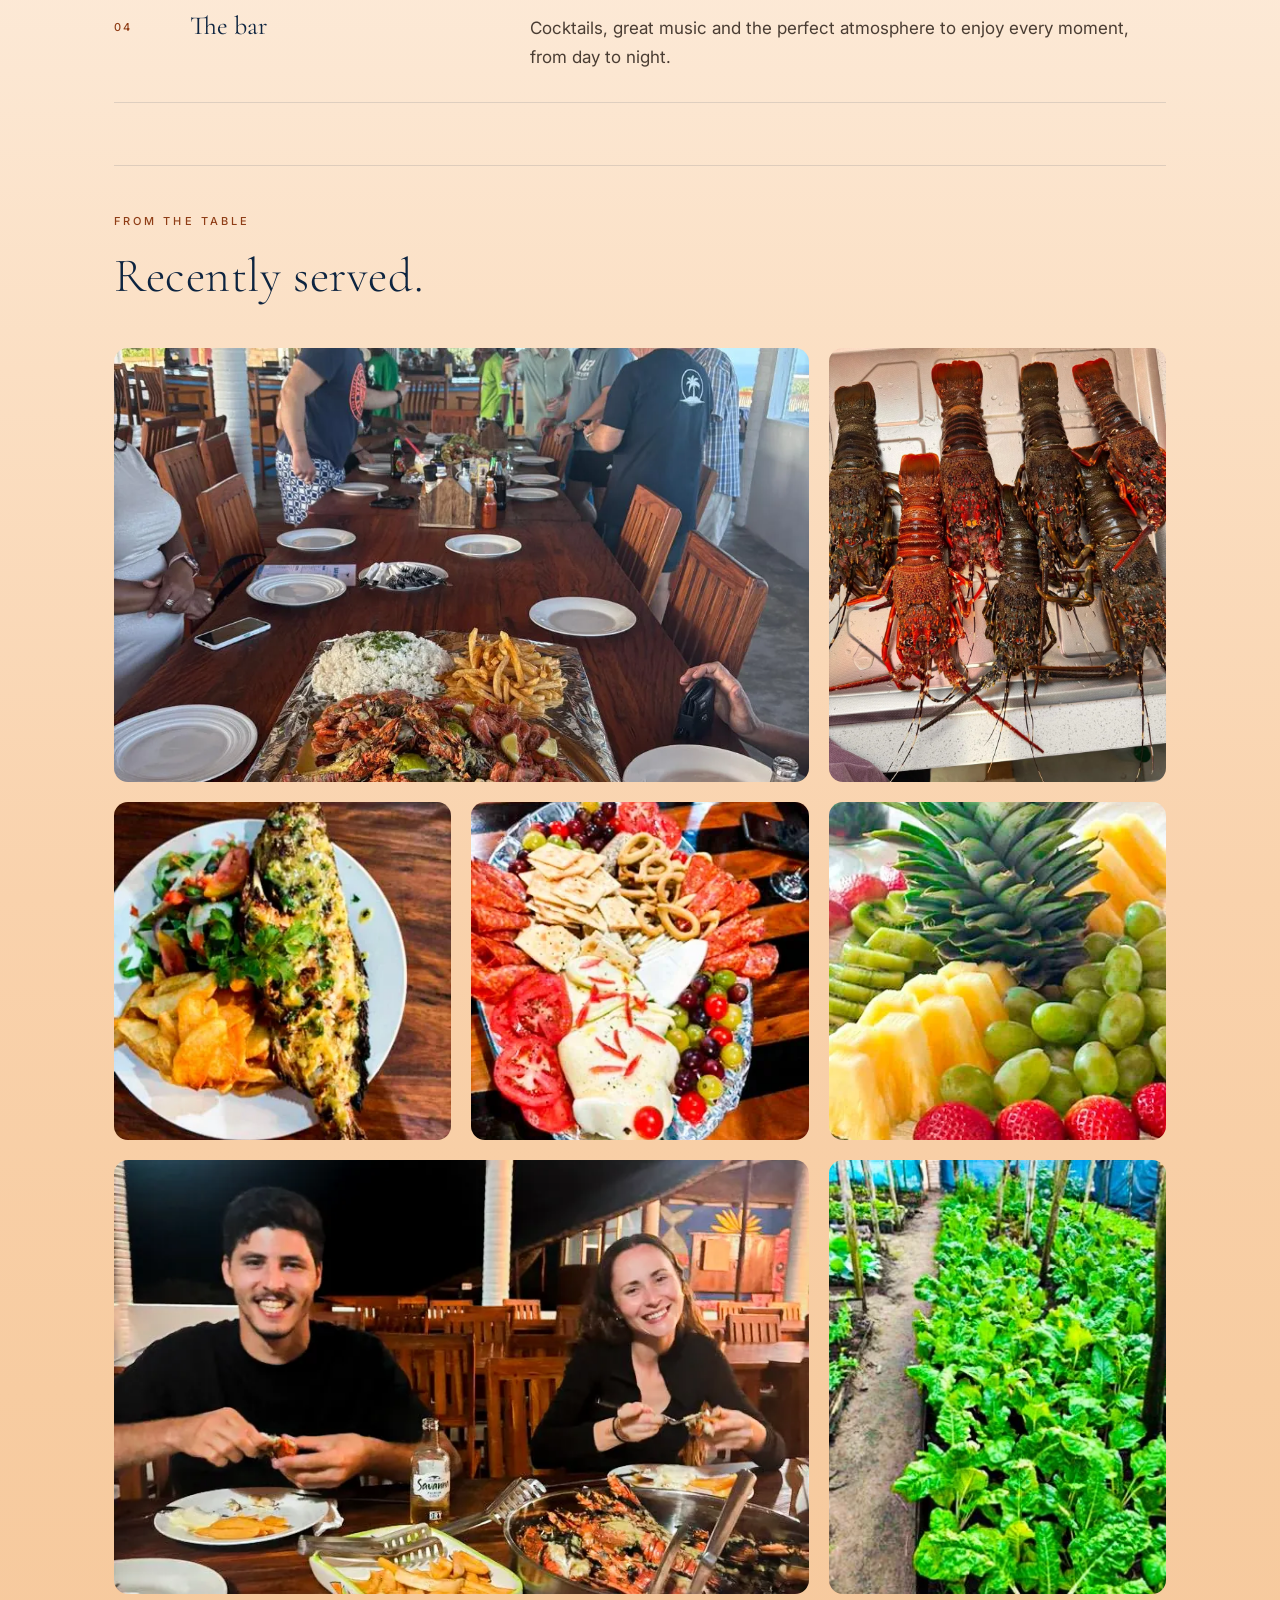
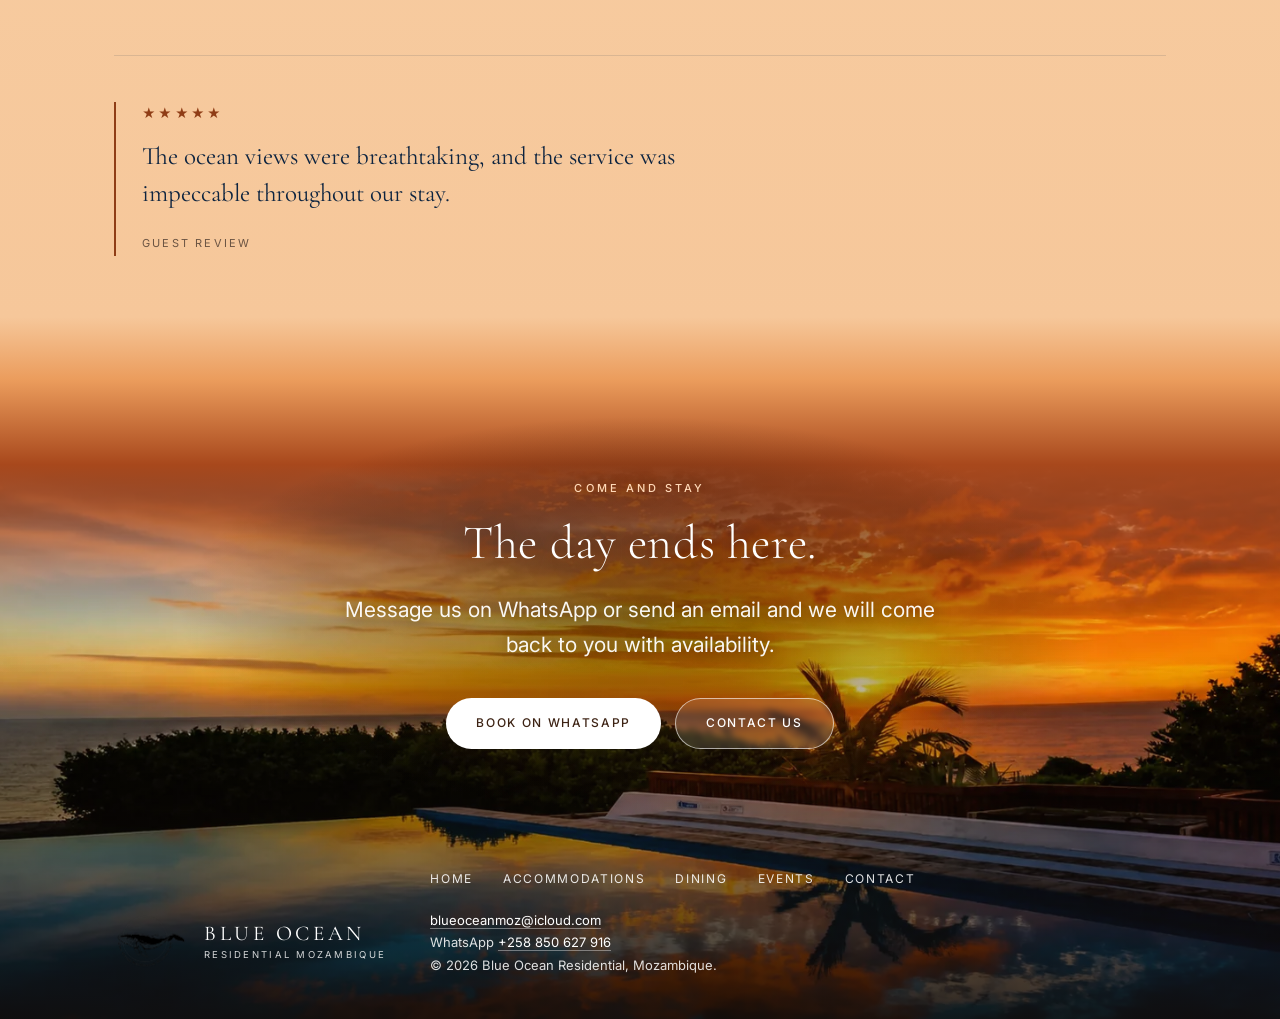
<file: dining/index.html>
<!DOCTYPE html>
<html lang="en">
<head>
<meta charset="UTF-8" />
<meta name="viewport" content="width=device-width, initial-scale=1.0" />
<meta name="theme-color" content="#f8f8f6" />

<!-- pre-paint theme restore — keep this identical across every page -->
<script>
(function(){
  var r = document.documentElement;
  r.classList.add("js");
  try{
    var stored = localStorage.getItem("blueocean-theme");
    var dark = stored === "dark";
    if(dark){
      r.setAttribute("data-theme","dark");
      var m = document.querySelector('meta[name="theme-color"]');
      if(m) m.setAttribute("content","#0a1b2b");
    }
  }catch(e){}
})();
</script>

<title>Dining — Blue Ocean Residential</title>
<meta name="description" content="Local and international cuisine made with fresh ingredients, signature cocktails and ocean views. Dining at Blue Ocean Residential, Mozambique." />

<link rel="icon" type="image/png" sizes="32x32" href="../assets/favicon-32.png" />
<link rel="apple-touch-icon" href="../assets/apple-touch-icon.png" />

<meta property="og:type" content="website" />
<meta property="og:site_name" content="Blue Ocean Residential" />
<meta property="og:title" content="Dining — Blue Ocean Residential" />
<meta property="og:description" content="Local and international cuisine, signature cocktails and ocean views." />
<meta name="twitter:card" content="summary_large_image" />

<link rel="preconnect" href="https://fonts.googleapis.com" />
<link rel="preconnect" href="https://fonts.gstatic.com" crossorigin />
<link href="https://fonts.googleapis.com/css2?family=Cormorant+Garamond:wght@300;400;500&family=Inter:wght@400;500&display=swap" rel="stylesheet" />
<link rel="stylesheet" href="../assets/site.css" />
<script src="../assets/site.js" defer></script>
</head>
<body>

<!-- Everything above the footer sits in .daylight, which carries the
     colour ramp. It wraps rather than sits on <body> so the ramp is the
     height of the real page — a short page still gets the whole journey. -->
<div class="daylight">

<header class="site-header">
  <div class="wrap nav">
    <a class="brand" href="../" aria-label="Blue Ocean Residential — home">
      <img src="../assets/emblem.webp" alt="" width="600" height="559" />
      <span class="brand-text">
        <span class="brand-name">BLUE OCEAN</span>
        <span class="brand-sub">Residential Mozambique</span>
      </span>
    </a>
    <nav class="nav-links" aria-label="Primary">
      <a href="../">Home</a>
      <a href="../accommodations/">Accommodations</a>
      <a href="./" aria-current="page">Dining</a>
      <!-- <a href="../experiences/">Experiences</a> -->
      <a href="../events/">Events</a>
      <a href="../contact/">Contact</a>
    </nav>
    <button class="theme-toggle" type="button" aria-pressed="false" aria-label="Switch to dark theme">
      <svg class="icon-moon" viewBox="0 0 24 24" fill="none" stroke="currentColor" stroke-width="1.6" stroke-linecap="round" stroke-linejoin="round" aria-hidden="true"><path d="M21 12.8A9 9 0 1 1 11.2 3a7 7 0 0 0 9.8 9.8Z"/></svg>
      <svg class="icon-sun" viewBox="0 0 24 24" fill="none" stroke="currentColor" stroke-width="1.6" stroke-linecap="round" stroke-linejoin="round" aria-hidden="true"><circle cx="12" cy="12" r="4"/><path d="M12 2v2M12 20v2M4.9 4.9l1.4 1.4M17.7 17.7l1.4 1.4M2 12h2M20 12h2M4.9 19.1l1.4-1.4M17.7 6.3l1.4-1.4"/></svg>
    </button>
  </div>
</header>

<main>

  <section class="hero">
    <div class="wrap">
      <p class="label">Dining</p>
      <h1>Memorable flavours<br />for your stay.</h1>
      <p class="lede">Savour international cuisine and signature cocktails, with
        the ocean in front of you.</p>
    </div>
  </section>

  <!-- ---------- THE KITCHEN ---------- -->
  <section>
    <div class="wrap">
      <div class="split">
        <div class="reveal">
          <p class="label">The kitchen</p>
          <h2 style="margin-bottom:24px">Local ingredients,<br />properly handled.</h2>
          <p style="margin-bottom:20px">Fresh local ingredients and a mix of
            Mozambican and international dishes create a tasty, memorable dining
            experience — from breakfast and light lunches through to special
            dinners, served in a warm atmosphere.</p>
          <p>Delight in exquisite dinners crafted with fresh ingredients, perfect
            for relaxing evenings and unforgettable moments.</p>
        </div>
        <figure class="media media-wide reveal">
          <img src="../assets/photos/dining-catch.webp" alt="The day's catch laid out on the beach" width="768" height="724" loading="lazy" />
          <figcaption style="padding:0 4px">Caught the same morning</figcaption>
        </figure>
      </div>
    </div>
  </section>

  <!-- ---------- SERVICE TIMES ---------- -->
  <section style="padding-top:0">
    <div class="wrap">
      <hr class="rule rule-gap" />
      <p class="label reveal">Through the day</p>
      <h2 class="reveal" style="margin-bottom:48px">From sunrise to sunset.</h2>

      <div class="rows">
        <div class="row reveal">
          <div class="row-num">01</div>
          <h3>Breakfast</h3>
          <div class="row-body">
            <p>Start the day with eggs, crispy bacon, freshly baked bread and
              warm beans before the beach, the pool or a day exploring the coast.</p>
          </div>
        </div>
        <div class="row reveal">
          <div class="row-num">02</div>
          <h3>Lunch</h3>
          <div class="row-body">
            <p>Light lunches by the pool and the ocean, made for easy afternoons
              between swims and sundowners.</p>
          </div>
        </div>
        <div class="row reveal">
          <div class="row-num">03</div>
          <h3>Dinner</h3>
          <div class="row-body">
            <p>Exquisite dinners crafted with fresh ingredients, for relaxing
              evenings with family, friends and guests around the table.</p>
          </div>
        </div>
        <div class="row reveal">
          <div class="row-num">04</div>
          <h3>The bar</h3>
          <div class="row-body">
            <p>Cocktails, great music and the perfect atmosphere to enjoy every
              moment, from day to night.</p>
          </div>
        </div>
      </div>
    </div>
  </section>

  <!-- ---------- FROM THE TABLE ---------- -->
  <section style="padding-top:0">
    <div class="wrap">
      <hr class="rule rule-gap" />
      <p class="label reveal">From the table</p>
      <h2 class="reveal" style="margin-bottom:44px">Recently served.</h2>

      <div class="gallery reveal">
        <figure class="media span-2"><img src="../assets/photos/dining-table.webp" alt="A long table laid with seafood and shared plates under the pavilion" width="960" height="1280" loading="lazy" /></figure>
        <figure class="media"><img src="../assets/photos/dining-lobster.webp" alt="Fresh crayfish ready for the grill" width="960" height="1280" loading="lazy" /></figure>
        <figure class="media"><img src="../assets/photos/dining-fish.webp" alt="Grilled whole fish with salad and potatoes" width="360" height="434" loading="lazy" /></figure>
        <figure class="media"><img src="../assets/photos/dining-platter.webp" alt="A sharing platter of cheeses, cured meats, tomato and fruit" width="360" height="480" loading="lazy" /></figure>
        <figure class="media"><img src="../assets/photos/dining-fruit.webp" alt="Fresh pineapple, grapes and strawberries" width="360" height="480" loading="lazy" /></figure>
        <figure class="media span-2"><img src="../assets/photos/guests.webp" alt="Guests sharing a seafood meal in the dining pavilion" width="768" height="764" loading="lazy" /></figure>
        <figure class="media"><img src="../assets/photos/garden.webp" alt="Leafy greens growing in the kitchen garden" width="360" height="426" loading="lazy" /></figure>
      </div>
    </div>
  </section>

  <!-- ---------- QUOTE ---------- -->
  <section style="padding-top:0">
    <div class="wrap">
      <hr class="rule rule-gap" />
      <blockquote class="quote reveal" style="max-width:52ch">
        <div class="stars" aria-label="Five out of five stars">★★★★★</div>
        <p>The ocean views were breathtaking, and the service was impeccable
          throughout our stay.</p>
        <cite>Guest review</cite>
      </blockquote>
    </div>
  </section>

</main>

</div><!-- /.daylight -->

<footer class="site-footer">
  <div class="wrap footer-closing reveal">
    <p class="label">Come and stay</p>
    <h2 style="margin-bottom:22px">The day ends here.</h2>
    <p class="lede">Message us on WhatsApp or send an email and we will come back to
      you with availability.</p>
    <div class="actions">
      <a class="btn" href="https://api.whatsapp.com/send/?phone=258850627916" target="_blank" rel="noopener">Book on WhatsApp</a>
      <a class="btn btn-ghost" href="../contact/">Contact us</a>
    </div>
  </div>

  <div class="wrap footer-inner">
    <a class="footer-brand" href="../" aria-label="Blue Ocean Residential — home">
      <img src="../assets/emblem.webp" alt="" width="600" height="559" loading="lazy" />
      <span class="footer-wordmark">
        <b>BLUE OCEAN</b>
        <span>Residential Mozambique</span>
      </span>
    </a>
    <div>
      <nav class="footer-nav" aria-label="Footer">
        <a href="../">Home</a>
        <a href="../accommodations/">Accommodations</a>
        <a href="./">Dining</a>
        <!-- <a href="../experiences/">Experiences</a> -->
        <a href="../events/">Events</a>
        <a href="../contact/">Contact</a>
      </nav>
      <p class="footer-legal">
        <a href="mailto:blueoceanmoz@icloud.com">blueoceanmoz@icloud.com</a><br />
        WhatsApp <a href="https://api.whatsapp.com/send/?phone=258850627916" target="_blank" rel="noopener">+258 850 627 916</a><br />
        © <span class="year">2026</span> Blue Ocean Residential, Mozambique.
      </p>
    </div>
  </div>
</footer>

<script>
document.querySelectorAll(".year").forEach(function(el){
  el.textContent = new Date().getFullYear();
});
</script>
</body>
</html>
</file>
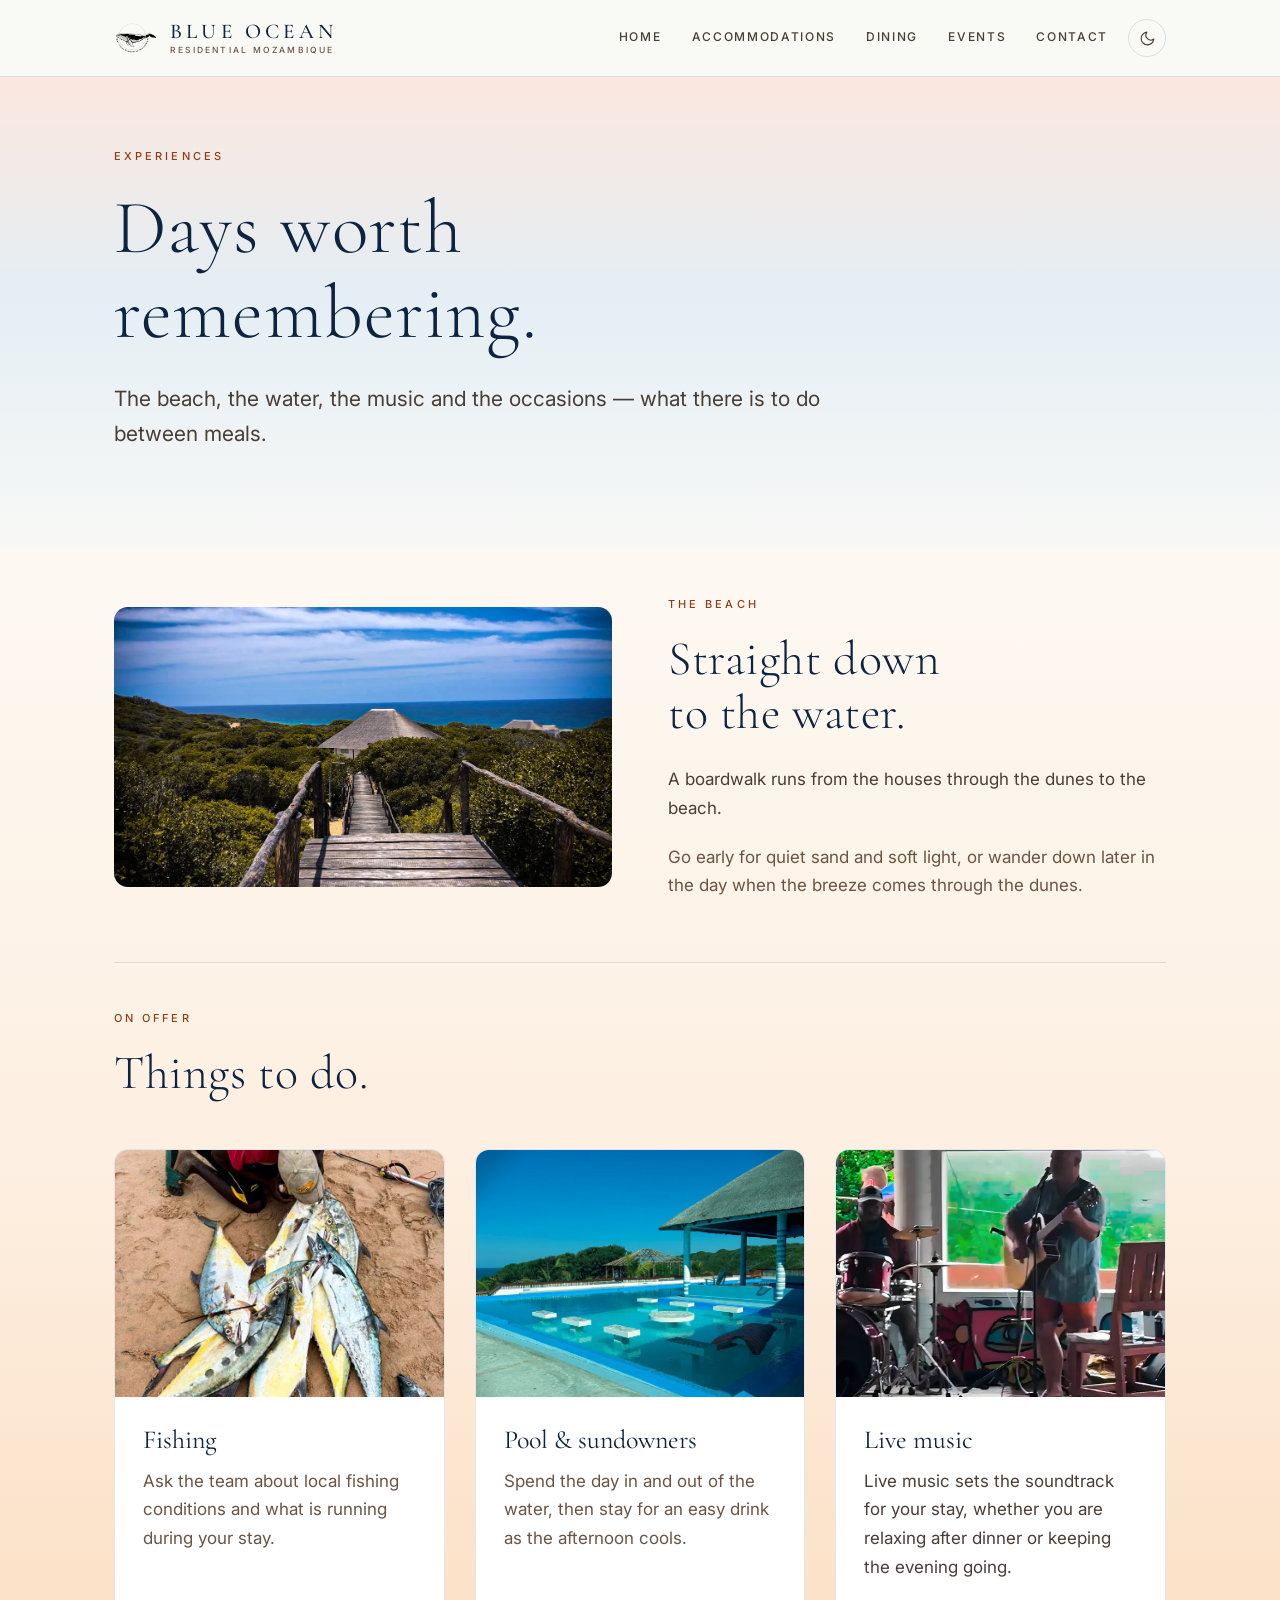
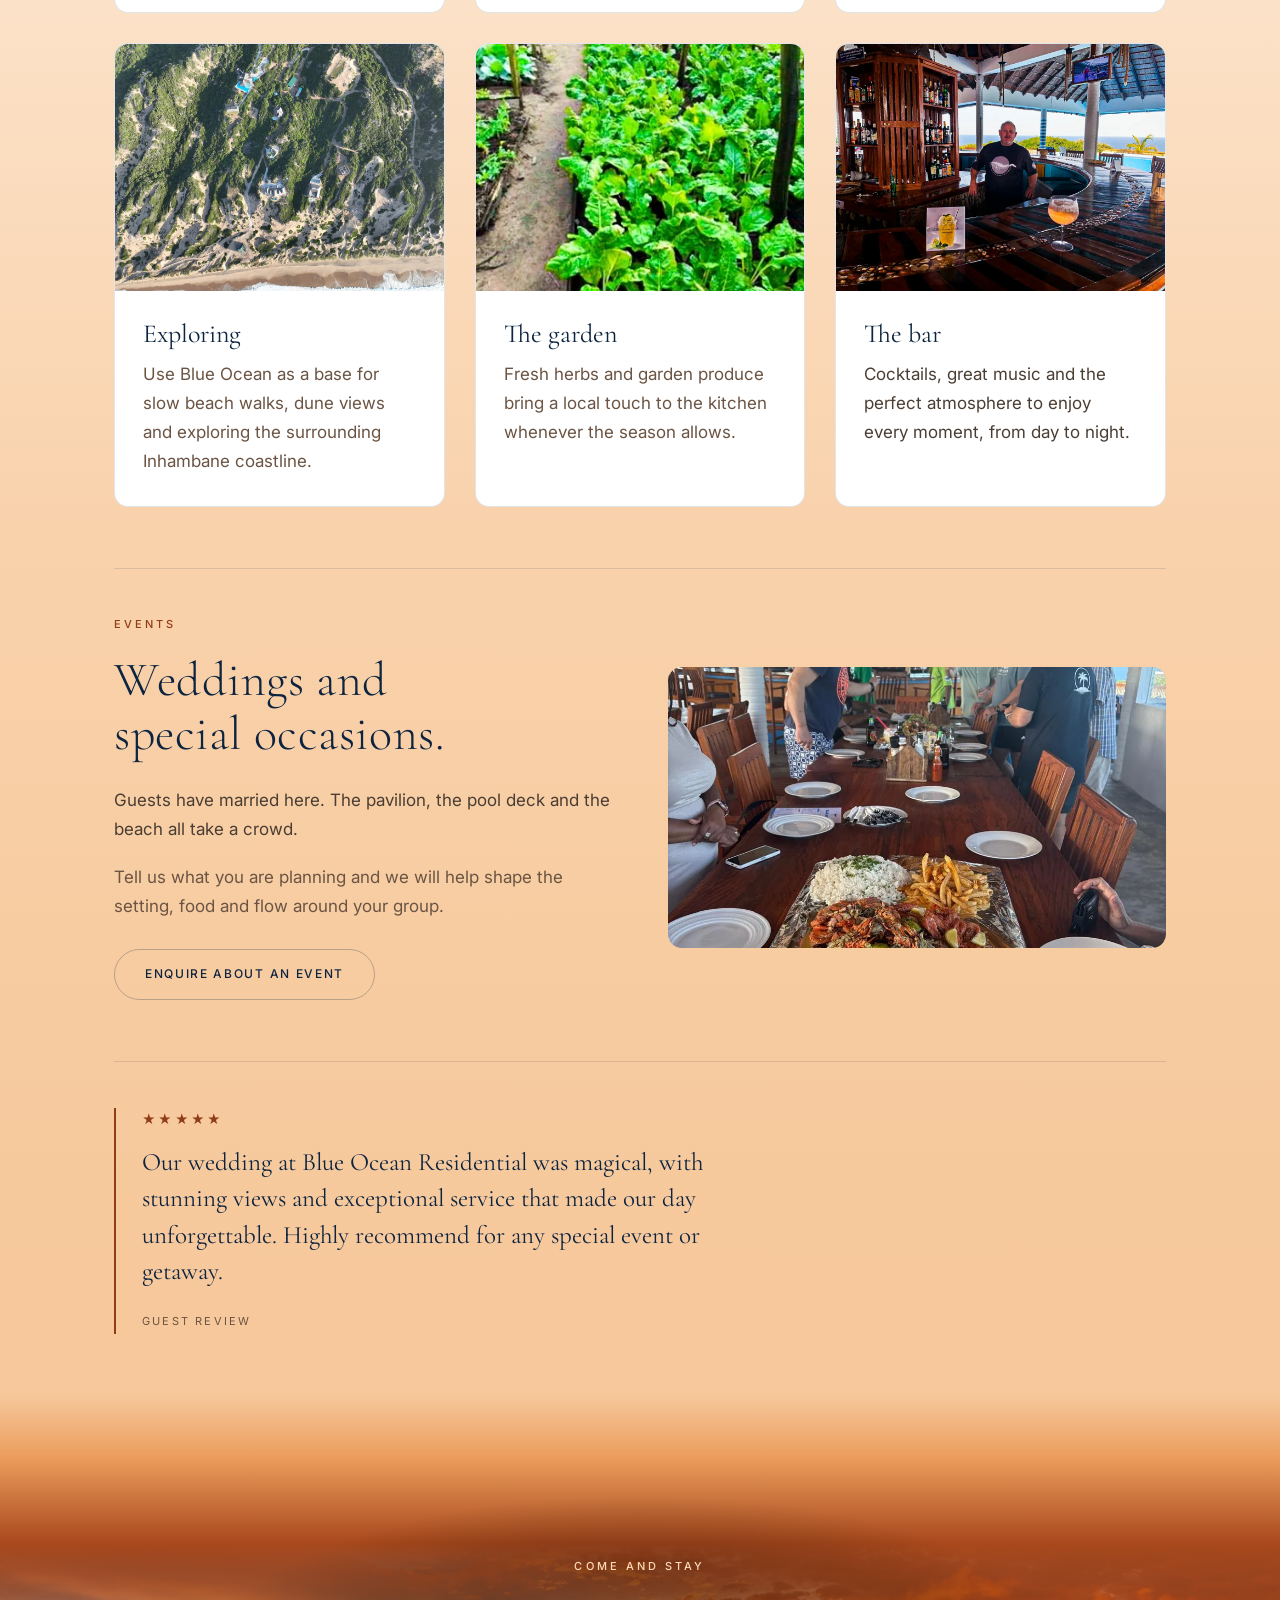
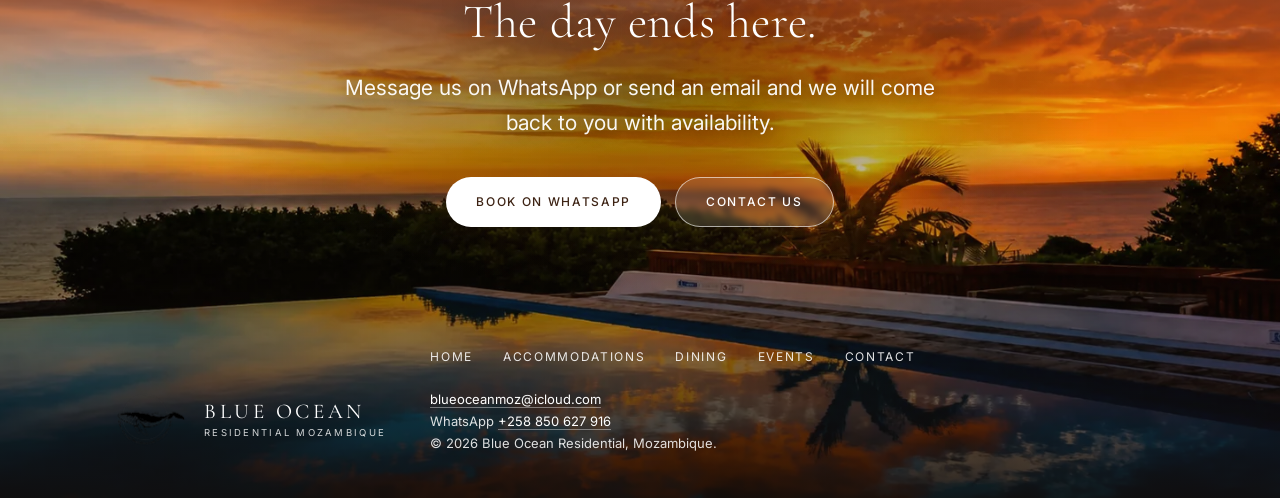
<file: experiences/index.html>
<!DOCTYPE html>
<html lang="en">
<head>
<meta charset="UTF-8" />
<meta name="viewport" content="width=device-width, initial-scale=1.0" />
<meta name="theme-color" content="#f8f8f6" />

<!-- pre-paint theme restore — keep this identical across every page -->
<script>
(function(){
  var r = document.documentElement;
  r.classList.add("js");
  try{
    var stored = localStorage.getItem("blueocean-theme");
    var dark = stored === "dark";
    if(dark){
      r.setAttribute("data-theme","dark");
      var m = document.querySelector('meta[name="theme-color"]');
      if(m) m.setAttribute("content","#0a1b2b");
    }
  }catch(e){}
})();
</script>

<title>Experiences — Blue Ocean Residential</title>
<meta name="description" content="Beach, boat and fishing days, live music, weddings and special events at Blue Ocean Residential, Mozambique." />

<link rel="icon" type="image/png" sizes="32x32" href="../assets/favicon-32.png" />
<link rel="apple-touch-icon" href="../assets/apple-touch-icon.png" />

<meta property="og:type" content="website" />
<meta property="og:site_name" content="Blue Ocean Residential" />
<meta property="og:title" content="Experiences — Blue Ocean Residential" />
<meta property="og:description" content="Beachfront experiences, live music and unforgettable events." />
<meta name="twitter:card" content="summary_large_image" />

<link rel="preconnect" href="https://fonts.googleapis.com" />
<link rel="preconnect" href="https://fonts.gstatic.com" crossorigin />
<link href="https://fonts.googleapis.com/css2?family=Cormorant+Garamond:wght@300;400;500&family=Inter:wght@400;500&display=swap" rel="stylesheet" />
<link rel="stylesheet" href="../assets/site.css" />
<script src="../assets/site.js" defer></script>
</head>
<body>

<!-- Everything above the footer sits in .daylight, which carries the
     colour ramp. It wraps rather than sits on <body> so the ramp is the
     height of the real page — a short page still gets the whole journey. -->
<div class="daylight">

<header class="site-header">
  <div class="wrap nav">
    <a class="brand" href="../" aria-label="Blue Ocean Residential — home">
      <img src="../assets/emblem.webp" alt="" width="600" height="559" />
      <span class="brand-text">
        <span class="brand-name">BLUE OCEAN</span>
        <span class="brand-sub">Residential Mozambique</span>
      </span>
    </a>
    <nav class="nav-links" aria-label="Primary">
      <a href="../">Home</a>
      <a href="../accommodations/">Accommodations</a>
      <a href="../dining/">Dining</a>
      <!-- <a href="./" aria-current="page">Experiences</a> -->
      <a href="../events/">Events</a>
      <a href="../contact/">Contact</a>
    </nav>
    <button class="theme-toggle" type="button" aria-pressed="false" aria-label="Switch to dark theme">
      <svg class="icon-moon" viewBox="0 0 24 24" fill="none" stroke="currentColor" stroke-width="1.6" stroke-linecap="round" stroke-linejoin="round" aria-hidden="true"><path d="M21 12.8A9 9 0 1 1 11.2 3a7 7 0 0 0 9.8 9.8Z"/></svg>
      <svg class="icon-sun" viewBox="0 0 24 24" fill="none" stroke="currentColor" stroke-width="1.6" stroke-linecap="round" stroke-linejoin="round" aria-hidden="true"><circle cx="12" cy="12" r="4"/><path d="M12 2v2M12 20v2M4.9 4.9l1.4 1.4M17.7 17.7l1.4 1.4M2 12h2M20 12h2M4.9 19.1l1.4-1.4M17.7 6.3l1.4-1.4"/></svg>
    </button>
  </div>
</header>

<main>

  <section class="hero">
    <div class="wrap">
      <p class="label">Experiences</p>
      <h1>Days worth<br />remembering.</h1>
      <p class="lede">The beach, the water, the music and the occasions — what
        there is to do between meals.</p>
    </div>
  </section>

  <section>
    <div class="wrap">
      <div class="split">
        <figure class="media media-wide reveal">
          <img src="../assets/photos/boardwalk.webp" alt="Timber boardwalk running through coastal dune vegetation towards a thatched pavilion and the sea" width="1200" height="675" loading="lazy" />
        </figure>
        <div class="reveal">
          <p class="label">The beach</p>
          <h2 style="margin-bottom:24px">Straight down<br />to the water.</h2>
          <p style="margin-bottom:20px">A boardwalk runs from the houses through
            the dunes to the beach.</p>
          <p class="muted">Go early for quiet sand and soft light, or wander down
            later in the day when the breeze comes through the dunes.</p>
        </div>
      </div>
    </div>
  </section>

  <section style="padding-top:0">
    <div class="wrap">
      <hr class="rule rule-gap" />
      <p class="label reveal">On offer</p>
      <h2 class="reveal" style="margin-bottom:48px">Things to do.</h2>

      <div class="grid grid-3">
        <article class="tile reveal">
          <img src="../assets/photos/dining-catch.webp" alt="A morning's catch laid out on the sand" width="768" height="724" loading="lazy" />
          <div class="tile-body">
            <h3>Fishing</h3>
            <p class="muted">Ask the team about local fishing conditions and what
              is running during your stay.</p>
          </div>
        </article>

        <article class="tile reveal">
          <img src="../assets/photos/pool-ocean.webp" alt="The pool looking out over the Indian Ocean" width="1400" height="1443" loading="lazy" />
          <div class="tile-body">
            <h3>Pool &amp; sundowners</h3>
            <p class="muted">Spend the day in and out of the water, then stay for
              an easy drink as the afternoon cools.</p>
          </div>
        </article>

        <article class="tile reveal">
          <img src="../assets/photos/live-music.webp" alt="A musician playing live at the retreat" width="960" height="994" loading="lazy" />
          <div class="tile-body">
            <h3>Live music</h3>
            <p>Live music sets the soundtrack for your stay, whether you are
              relaxing after dinner or keeping the evening going.</p>
          </div>
        </article>

        <article class="tile reveal">
          <img src="../assets/photos/aerial-coast.webp" alt="Aerial view of the coastline and dune forest around the retreat" width="1200" height="899" loading="lazy" />
          <div class="tile-body">
            <h3>Exploring</h3>
            <p class="muted">Use Blue Ocean as a base for slow beach walks, dune
              views and exploring the surrounding Inhambane coastline.</p>
          </div>
        </article>

        <article class="tile reveal">
          <img src="../assets/photos/garden.webp" alt="Leafy greens growing in the kitchen garden" width="360" height="426" loading="lazy" />
          <div class="tile-body">
            <h3>The garden</h3>
            <p class="muted">Fresh herbs and garden produce bring a local touch to
              the kitchen whenever the season allows.</p>
          </div>
        </article>

        <article class="tile reveal">
          <img src="../assets/photos/bar.webp" alt="The bar, open to the sea" width="1200" height="900" loading="lazy" />
          <div class="tile-body">
            <h3>The bar</h3>
            <p>Cocktails, great music and the perfect atmosphere to enjoy every
              moment, from day to night.</p>
          </div>
        </article>
      </div>
    </div>
  </section>

  <!-- ---------- EVENTS ---------- -->
  <section style="padding-top:0">
    <div class="wrap">
      <hr class="rule rule-gap" />
      <div class="split split-reverse">
        <figure class="media media-wide reveal">
          <img src="../assets/photos/dining-table.webp" alt="A long table laid for a group under the thatched pavilion" width="960" height="1280" loading="lazy" />
        </figure>
        <div class="reveal">
          <p class="label">Events</p>
          <h2 style="margin-bottom:24px">Weddings and<br />special occasions.</h2>
          <p style="margin-bottom:20px">Guests have married here. The pavilion,
            the pool deck and the beach all take a crowd.</p>
          <p class="muted" style="margin-bottom:28px">Tell us what you are planning
            and we will help shape the setting, food and flow around your group.</p>
          <a class="btn btn-ghost" href="../contact/">Enquire about an event</a>
        </div>
      </div>
    </div>
  </section>

  <section style="padding-top:0">
    <div class="wrap">
      <hr class="rule rule-gap" />
      <blockquote class="quote reveal" style="max-width:56ch">
        <div class="stars" aria-label="Five out of five stars">★★★★★</div>
        <p>Our wedding at Blue Ocean Residential was magical, with stunning views
          and exceptional service that made our day unforgettable. Highly
          recommend for any special event or getaway.</p>
        <cite>Guest review</cite>
      </blockquote>
    </div>
  </section>

</main>

</div><!-- /.daylight -->

<footer class="site-footer">
  <div class="wrap footer-closing reveal">
    <p class="label">Come and stay</p>
    <h2 style="margin-bottom:22px">The day ends here.</h2>
    <p class="lede">Message us on WhatsApp or send an email and we will come back to
      you with availability.</p>
    <div class="actions">
      <a class="btn" href="https://api.whatsapp.com/send/?phone=258850627916" target="_blank" rel="noopener">Book on WhatsApp</a>
      <a class="btn btn-ghost" href="../contact/">Contact us</a>
    </div>
  </div>

  <div class="wrap footer-inner">
    <a class="footer-brand" href="../" aria-label="Blue Ocean Residential — home">
      <img src="../assets/emblem.webp" alt="" width="600" height="559" loading="lazy" />
      <span class="footer-wordmark">
        <b>BLUE OCEAN</b>
        <span>Residential Mozambique</span>
      </span>
    </a>
    <div>
      <nav class="footer-nav" aria-label="Footer">
        <a href="../">Home</a>
        <a href="../accommodations/">Accommodations</a>
        <a href="../dining/">Dining</a>
        <!-- <a href="./">Experiences</a> -->
        <a href="../events/">Events</a>
        <a href="../contact/">Contact</a>
      </nav>
      <p class="footer-legal">
        <a href="mailto:blueoceanmoz@icloud.com">blueoceanmoz@icloud.com</a><br />
        WhatsApp <a href="https://api.whatsapp.com/send/?phone=258850627916" target="_blank" rel="noopener">+258 850 627 916</a><br />
        © <span class="year">2026</span> Blue Ocean Residential, Mozambique.
      </p>
    </div>
  </div>
</footer>

<script>
document.querySelectorAll(".year").forEach(function(el){
  el.textContent = new Date().getFullYear();
});
</script>
</body>
</html>
</file>
<file: assets/site.css>
/* ============================================================
   BLUE OCEAN — Residential Mozambique
   Vanilla CSS, no build step. Every design decision you are likely
   to change lives in the :root token block below.

   Palette sampled directly from the logo artwork:
   navy #021c3f · coral #fdc7b0 · sea #8eb4c7 · paper #f8f7f8
   ============================================================ */

/* ---------- 1. DESIGN TOKENS (change the whole look here) ---------- */
:root{
  color-scheme:light;

  /* surfaces */
  --bg:#f8f8f6;          /* page — the logo's paper tone   */
  --panel:#ffffff;       /* cards, raised surfaces         */

  /* text — warmed and deepened so it still holds at the bottom of the
     ramp, where the ground is apricot rather than paper. Every value
     here clears 4.5:1 on both #fdfcfa and the ramp's last colour. */
  --ink:#0d2440;         /* headings — logo navy           */
  --body:#4a3d33;        /* paragraph text                 */
  --muted:#6b5443;       /* captions, meta                 */

  /* brand accents */
  --navy:#143252;        /* primary buttons, strong marks  */
  --navy-deep:#0a1e35;
  --coral:#8f3d16;       /* the sunset — labels, details   */
  --coral-deep:#7a3110;
  --coral-soft:#fbe7de;  /* tint fills                     */
  --sea:#8eb4c7;         /* the water                      */
  --sea-soft:#e4eef4;
  --sand:#f3ece5;

  /* button colour pair (flips in dark mode) */
  --btn-bg:var(--navy);
  --btn-bg-hover:var(--navy-deep);
  --btn-fg:#ffffff;

  --line:rgba(13,36,64,0.12);
  --line-2:rgba(13,36,64,0.26);
  --scrim-rgb:248,248,246;   /* --bg as r,g,b — sticky header blur */

  /* the day's light — see .daylight in section 5b.
     Cool white at the top of a page, warming all the way down.

     The ramp stops at --w6, an apricot, and NOT at full orange. That is
     a hard limit, not a taste call: at anything stronger, small secondary
     text (captions, the star ratings, "Guest review") drops under 4.5:1
     and no amount of darkening the token fixes it without turning the
     accent black. The deep orange --w7 and --ember therefore live only
     in the footer, above which no body copy ever sits. */
  --w0:#fdfcfa;
  --w1:#fdf8f1;
  --w2:#fdefe1;
  --w3:#fbdfc3;
  --w4:#f9d2ac;
  --w5:#f7cca1;
  --w6:#f6c79a;
  --w7:#eb9c5c;   /* footer only */
  --ember:#a8481c; /* footer only — deep enough to meet the photograph */

  /* type */
  --font-display:"Cormorant Garamond",Georgia,"Times New Roman",serif;
  --font-body:"Inter",-apple-system,BlinkMacSystemFont,"Segoe UI",Roboto,sans-serif;

  /* rhythm */
  --maxw:1140px;
  --r:14px;
  --gap:clamp(46px,4.8vw,78px);      /* vertical space between sections   */
  --gap-sm:clamp(34px,3.6vw,56px);   /* space either side of a divider    */
  --pad:clamp(20px,5vw,44px);
  --ease:cubic-bezier(0.22,1,0.36,1);
}

[data-theme="dark"]{
  color-scheme:dark;
  /* Dark is the same day after the sun has gone: warm near-black
     rather than navy, so it still arrives at the same photograph
     instead of fighting it. */
  --bg:#141110;
  --panel:#1f1916;
  --ink:#f7ece4;
  --body:#cdb6a6;
  --muted:#c9b1a0;
  --navy:#f7ece4;
  --navy-deep:#ffffff;
  --coral:#efb197;
  --coral-deep:#f6c9b5;
  --coral-soft:rgba(233,161,132,0.14);
  --sea:#c99878;
  --sea-soft:rgba(233,161,132,0.10);
  --sand:rgba(243,229,219,0.06);
  --btn-bg:var(--coral);
  --btn-bg-hover:var(--coral-deep);
  --btn-fg:#241a14;
  --line:rgba(247,236,228,0.14);
  --line-2:rgba(247,236,228,0.30);
  --scrim-rgb:20,17,16;

  --w0:#141110;
  --w1:#181412;
  --w2:#1f1713;
  --w3:#291b13;
  --w4:#372114;
  --w5:#4a2815;
  --w6:#5e2f16;
  --w7:#7a3a19;
  --ember:#8f3d18;
}

/* ---------- 2. RESET ---------- */
*,*::before,*::after{ box-sizing:border-box; margin:0; padding:0; }
html{ scroll-behavior:smooth; -webkit-text-size-adjust:100%; }
body{
  background:var(--bg);
  color:var(--body);
  font-family:var(--font-body);
  font-size:17px;
  line-height:1.7;
  -webkit-font-smoothing:antialiased;
  transition:background .3s var(--ease), color .3s var(--ease);
}
img,svg{ display:block; max-width:100%; height:auto; }
a{ color:inherit; text-decoration:none; }
button{ font:inherit; color:inherit; background:none; border:none; cursor:pointer; }
:focus-visible{ outline:2px solid var(--coral); outline-offset:3px; border-radius:4px; }

@media (prefers-reduced-motion:reduce){
  html{ scroll-behavior:auto; }
  *,*::before,*::after{ animation-duration:.01ms!important; transition-duration:.01ms!important; }
}

/* ---------- 3. TYPE ----------
   The logo wordmark is a high-contrast serif set very wide. Headings echo
   that: light weight, generous letter-spacing, tight leading. */
h1,h2,h3{
  font-family:var(--font-display);
  color:var(--ink);
  font-weight:300;
  line-height:1.12;
}
h1{ font-size:clamp(42px,6.4vw,76px); letter-spacing:0.015em; }
h2{ font-size:clamp(31px,4.2vw,48px); letter-spacing:0.012em; }
h3{ font-size:clamp(21px,2.2vw,26px); font-weight:400; line-height:1.3; }

/* the tracked-out caps label — lifted straight from "RESIDENTIAL MOZAMBIQUE" */
.label{
  font-family:var(--font-body);
  font-size:11px;
  font-weight:500;
  letter-spacing:0.28em;
  text-transform:uppercase;
  color:var(--coral);
  margin-bottom:20px;
}
.label-navy{ color:var(--muted); }
.lede{ font-size:clamp(18px,1.9vw,21px); line-height:1.65; max-width:60ch; }
.muted{ color:var(--muted); }
strong{ color:var(--ink); font-weight:500; }

/* ---------- 4. LAYOUT ---------- */
.wrap{ width:100%; max-width:var(--maxw); margin-inline:auto; padding-inline:var(--pad); }
section{ padding-block:var(--gap); }
.rule{ height:1px; background:var(--line); border:0; }

/* a divider that opens a new section: it already sits below one section's
   bottom padding, so its own trailing space is deliberately smaller —
   otherwise the two stack up and leave a hole. */
.rule-gap{ margin-bottom:var(--gap-sm); }

/* the first section after a hero does not need a full gap on top, the hero's
   own bottom padding is already doing that work */
.hero + section,
.hero-photo + section{ padding-top:var(--gap-sm); }

.grid{ display:grid; gap:30px; }
@media (min-width:760px){
  .grid-2{ grid-template-columns:repeat(2,1fr); }
  .grid-3{ grid-template-columns:repeat(3,1fr); }
  .grid-4{ grid-template-columns:repeat(2,1fr); }   /* 2-up on tablet */
}
@media (min-width:1000px){
  .grid-4{ grid-template-columns:repeat(4,1fr); gap:22px; }  /* one line */
}

/* ---------- 5. HEADER / NAV ---------- */
/* ---------- 5b. THE DAY'S LIGHT ----------
   .daylight wraps the header and main — everything above the footer.
   Putting the ramp there rather than on <body> means it stretches to
   whatever height the page actually is, so a short page like Contact
   gets the whole journey instead of the top third of it.

   The ramp stops at --w6, still light. All of the darkening happens
   inside the footer, where there is no body copy — which is why no
   text on this site ever has to change colour partway down a page. */
.daylight{
  background:linear-gradient(180deg,
    var(--w0)  0%,
    var(--w1) 20%,
    var(--w2) 39%,
    var(--w3) 56%,
    var(--w4) 71%,
    var(--w5) 85%,
    var(--w6) 100%);
}

.site-header{
  position:sticky; top:0; z-index:50;
  background:rgba(var(--scrim-rgb),0.86);
  backdrop-filter:saturate(180%) blur(14px);
  -webkit-backdrop-filter:saturate(180%) blur(14px);
  border-bottom:1px solid var(--line);
}
.nav{ display:flex; align-items:center; gap:20px; height:76px; }
.brand{ display:flex; align-items:center; gap:12px; margin-right:auto; }
.brand img{ width:44px; height:auto; transition:filter .25s var(--ease); }
[data-theme="dark"] .brand img{ filter:brightness(0) invert(1); }
.brand-text{ display:flex; flex-direction:column; line-height:1; }
.brand-name{
  font-family:var(--font-display); font-weight:500;
  font-size:21px; letter-spacing:0.20em; color:var(--ink);
}
.brand-sub{
  font-size:8.5px; font-weight:500; letter-spacing:0.26em;
  text-transform:uppercase; color:var(--muted); margin-top:4px;
}
.nav-links{ display:flex; gap:30px; }
.nav-links a{
  font-size:12px; font-weight:500; letter-spacing:0.14em; text-transform:uppercase;
  color:var(--body); padding-block:6px; border-bottom:1px solid transparent;
  transition:color .2s var(--ease), border-color .2s var(--ease);
}
.nav-links a:hover{ color:var(--ink); }
.nav-links a[aria-current="page"]{ color:var(--ink); border-bottom-color:var(--coral); }
.nav-cta{
  font-size:11px; font-weight:600; letter-spacing:0.14em; text-transform:uppercase;
  color:#fff; background:var(--ink); border-radius:999px;
  padding:10px 15px; white-space:nowrap;
}
.nav-cta:hover{ background:var(--coral); color:#fff; }

.theme-toggle{
  width:38px; height:38px; display:grid; place-items:center;
  border:1px solid var(--line); border-radius:50%;
  color:var(--body); transition:border-color .2s var(--ease), color .2s var(--ease);
}
.theme-toggle:hover{ border-color:var(--line-2); color:var(--ink); }
.theme-toggle svg{ width:17px; height:17px; }
[data-theme="dark"] .icon-moon,
:root:not([data-theme="dark"]) .icon-sun{ display:none; }

/* six nav items is too many for a phone bar, so below 900px the links drop
   to their own row and scroll sideways rather than wrapping or being hidden
   behind a JS menu. */
@media (max-width:900px){
  .nav{ flex-wrap:wrap; height:auto; padding-block:12px; row-gap:4px; }
  .brand img{ width:36px; }
  .brand-name{ font-size:18px; letter-spacing:0.16em; }
  .brand-sub{ display:none; }
  .nav-links{
    order:3; width:100%; gap:22px;
    overflow-x:auto; scrollbar-width:none; padding-bottom:2px;
  }
  .nav-links::-webkit-scrollbar{ display:none; }
  .nav-links a{ font-size:11px; letter-spacing:0.1em; white-space:nowrap; }
  .nav-cta{ order:2; margin-left:auto; padding:9px 13px; }
}

/* ---------- 6. HERO ----------
   The wash behind the inner-page hero repeats the logo's sunset: coral sky
   above, sea below, dissolving into paper. */
.hero{
  position:relative;
  padding-block:clamp(44px,5.5vw,72px) clamp(40px,4.6vw,60px);
  background:linear-gradient(180deg,
    var(--coral-soft) 0%,
    var(--sea-soft) 46%,
    var(--bg) 100%);
}
.hero-grid{ display:grid; gap:44px; align-items:center; }
@media (min-width:900px){
  .hero-grid{ grid-template-columns:1.05fr 0.95fr; gap:56px; }
}
.hero h1{ margin-bottom:26px; }
.hero .lede{ margin-bottom:38px; }
.hero-art{ justify-self:center; width:min(100%,480px); }

/* photographic hero — home page */
.hero-photo{
  position:relative; isolation:isolate;
  min-height:min(84vh,720px);
  display:flex; align-items:flex-end;
  padding-block:clamp(64px,10vw,110px);
  overflow:hidden;
}
.hero-photo > img{
  position:absolute; inset:0; z-index:-2;
  width:100%; height:100%; object-fit:cover;
  transform-origin:center 34%;
}
.hero-photo::after{                 /* legibility scrim */
  content:""; position:absolute; inset:0; z-index:-1;
  background:linear-gradient(180deg,
    rgba(6,20,36,0.34) 0%,
    rgba(6,20,36,0.10) 38%,
    rgba(6,20,36,0.72) 100%);
}
.hero-photo .label{ color:#f6cdb9; }
.hero-photo h1,
.hero-photo .lede{ color:#fff; }
.hero-photo h1{ margin-bottom:22px; max-width:16ch; }
.hero-photo .lede{ margin-bottom:36px; color:rgba(255,255,255,0.90); }
.hero-photo .btn-ghost{ color:#fff; border-color:rgba(255,255,255,0.55); }
.hero-photo .btn-ghost:hover{ background:rgba(255,255,255,0.14); border-color:#fff; }
.home-fade-up:nth-child(2){ transition-delay:90ms; }
.home-fade-up:nth-child(3){ transition-delay:180ms; }
.home-fade-up:nth-child(4){ transition-delay:270ms; }
.parallax-img{ will-change:transform; transform:translate3d(0,0,0) scale(var(--parallax-scale,1.04)); }

/* ---------- 6b. MEDIA ---------- */
figure{ margin:0; }
.media{
  border-radius:var(--r); overflow:hidden;
  background:var(--sea-soft);
}
.media img{ width:100%; height:100%; object-fit:cover; }
.media-tall img{ aspect-ratio:3/4; }
.media-wide img{ aspect-ratio:16/9; }
.media-square img{ aspect-ratio:1/1; }
figcaption{
  margin-top:12px; font-size:13px; letter-spacing:0.1em;
  text-transform:uppercase; color:var(--muted);
}
.map-card{
  position:relative; display:block; overflow:hidden;
  border-radius:var(--r); border:1px solid var(--line);
  background:var(--sea-soft); min-height:280px;
  box-shadow:0 18px 42px rgba(13,36,64,0.10);
}
.map-card iframe{
  display:block; width:100%; height:100%; min-height:280px;
  border:0; pointer-events:none;
}
.map-card-label{
  position:absolute; left:18px; right:18px; bottom:18px;
  display:flex; align-items:center; justify-content:space-between; gap:14px;
  padding:14px 16px; border-radius:999px;
  background:rgba(13,36,64,0.92); color:#fff;
  box-shadow:0 12px 28px rgba(13,36,64,0.24);
}
.map-card-label span{
  font-family:var(--font-display); font-size:20px; line-height:1.05;
}
.map-card-label small{
  font-size:10px; font-weight:700; letter-spacing:0.16em;
  text-transform:uppercase; white-space:nowrap;
}
@media (max-width:560px){
  .map-card-label{ align-items:flex-start; flex-direction:column; border-radius:12px; }
}

/* alternating image + text */
.split{ display:grid; gap:36px; align-items:center; }
@media (min-width:880px){
  .split{ grid-template-columns:1fr 1fr; gap:56px; }
  .split-reverse > :first-child{ order:2; }
}

/* gallery grid — mixed heights, no library needed */
.gallery{ display:grid; gap:16px; grid-template-columns:repeat(2,1fr); }
@media (min-width:760px){ .gallery{ grid-template-columns:repeat(3,1fr); gap:20px; } }
.gallery .media img{ aspect-ratio:1/1; }
.gallery .span-2{ grid-column:span 2; }
.gallery .span-2 img{ aspect-ratio:16/10; }
.event-highlight-bonfire{ object-position:center 72%; }

/* event posts */
.event-hero{
  padding-block:clamp(44px,5.5vw,74px);
  background:
    linear-gradient(180deg,rgba(217,138,108,0.32),rgba(142,180,199,0.18) 48%,transparent 100%);
}
.event-hero-grid{ display:grid; gap:40px; align-items:center; }
@media (min-width:980px){
  .event-hero-grid{ grid-template-columns:minmax(0,0.92fr) minmax(0,1.08fr); gap:56px; }
}
.event-hero h1{ margin-bottom:24px; }
.event-hero .lede{ margin-bottom:34px; }
.event-hero-media{
  display:grid; grid-template-columns:0.74fr 1fr; gap:16px; align-items:end;
}
.event-poster-card,
.route-card,
.route-large,
.video-placeholder,
.event-card{
  border:1px solid var(--line); border-radius:var(--r);
  background:var(--panel); overflow:hidden;
}
.event-poster-card{
  transform:rotate(-1.25deg);
  box-shadow:0 20px 44px rgba(13,36,64,0.18);
}
.event-poster-card img{ width:100%; aspect-ratio:1310/1340; object-fit:cover; }
.route-card{
  position:relative;
  box-shadow:0 20px 44px rgba(13,36,64,0.14);
}
.route-card img,
.route-large img{
  width:100%; aspect-ratio:1592/856; object-fit:cover;
  filter:saturate(1.06) contrast(1.04);
}
.route-card::after,
.route-large::after{
  content:""; position:absolute; inset:0;
  background:linear-gradient(180deg,transparent,rgba(13,36,64,0.34));
  pointer-events:none;
}
.route-card figcaption,
.route-preview figcaption{
  position:absolute; left:16px; right:16px; bottom:14px; z-index:3;
  display:flex; align-items:end; justify-content:space-between; gap:16px;
  color:#fff; text-shadow:0 1px 12px rgba(13,36,64,0.7);
}
.route-card figcaption span,
.route-preview figcaption span{
  font-size:10px; letter-spacing:0.18em; text-transform:uppercase;
}
.route-card figcaption b,
.route-preview figcaption b{
  font-family:var(--font-display); font-size:clamp(21px,2.2vw,30px); font-weight:500;
}
.event-stats-band{ padding-block:0; }
.event-stats{
  display:grid; gap:0;
  grid-template-columns:repeat(2,minmax(0,1fr));
  border:1px solid var(--line); background:#fff;
}
@media (min-width:760px){ .event-stats{ grid-template-columns:repeat(4,minmax(0,1fr)); } }
.event-stat{
  background:#fff; padding:24px;
  border-top:1px solid var(--line);
  min-height:126px; display:flex; flex-direction:column; justify-content:space-between;
}
.event-stat:nth-child(-n+2){ border-top:0; }
.event-stat:nth-child(odd){ border-right:1px solid var(--line); }
@media (min-width:760px){
  .event-stat{ border-top:0; border-right:1px solid var(--line); }
  .event-stat:nth-child(4n){ border-right:0; }
}
.event-stat b{
  font-family:var(--font-display); font-weight:500;
  font-size:clamp(32px,4vw,48px); color:var(--ink);
}
.event-stat span{
  font-size:11px; letter-spacing:0.16em; text-transform:uppercase; color:var(--muted);
}
.event-post{
  display:grid; gap:34px; align-items:start;
  border-top:1px solid var(--line); padding-top:36px;
}
@media (min-width:880px){
  .event-post{ grid-template-columns:minmax(280px,0.9fr) minmax(0,1.1fr); gap:54px; }
}
.event-poster img{ aspect-ratio:auto; }
.event-details{
  display:grid; gap:14px; margin:30px 0;
  border-top:1px solid var(--line);
}
.event-detail{
  display:grid; grid-template-columns:minmax(92px,0.34fr) 1fr;
  gap:18px; padding-top:14px;
  border-top:1px solid var(--line);
}
.event-detail:first-child{ border-top:0; }
.event-detail b{
  font-size:11px; letter-spacing:0.18em; text-transform:uppercase;
  color:var(--muted);
}
.event-section-head{
  display:flex; flex-direction:column; gap:10px; margin-bottom:34px;
}
.event-route-layout{
  display:grid; gap:28px; align-items:stretch;
}
@media (min-width:900px){
  .event-route-layout{ grid-template-columns:minmax(0,1.18fr) minmax(280px,0.82fr); }
}
.route-large{ position:relative; background:#0d2440; }
.route-large img{ aspect-ratio:auto; }
.event-card{ padding:clamp(26px,4vw,38px); }
.event-card h3{ margin-bottom:14px; }
.event-card p{ margin-bottom:24px; }
.event-card-muted{ background:rgba(255,255,255,0.46); }
.event-contact-grid{
  display:grid; gap:28px; align-items:stretch;
  width:min(100%,980px); margin-inline:auto;
}
@media (min-width:860px){
  .event-contact-grid{ grid-template-columns:repeat(2,minmax(0,1fr)); }
}
.event-contact-grid .event-card{
  display:flex; flex-direction:column; min-height:100%;
  background:rgba(255,255,255,0.46);
}
.event-contact-grid .event-card > p:not(.label){ margin-bottom:24px; }
.event-contact-grid .actions,
.event-contact-grid .event-details{ margin-top:auto; }
.event-contact-grid .actions{ gap:12px; }
.event-contact-grid .btn{ min-width:148px; text-align:center; }
.event-details.compact{ margin-bottom:0; }
.event-feature-list{ display:grid; gap:16px; }
.event-feature-list article{
  border-top:1px solid var(--line); padding-top:18px;
}
.event-feature-list b{
  display:block; margin-bottom:18px;
  font-size:11px; letter-spacing:0.2em; color:var(--coral);
}
.event-feature-list h3{ margin-bottom:10px; }
.route-preview{
  position:relative; overflow:hidden; margin-top:30px;
  width:min(100%,460px);
  border-radius:var(--r); border:1px solid var(--line);
  background:#0d2440;
  box-shadow:0 18px 44px rgba(13,36,64,0.20);
}
.route-preview img{
  width:100%; aspect-ratio:1592/856; object-fit:cover;
  filter:saturate(1.06) contrast(1.04);
}
.route-preview::after{
  content:""; position:absolute; inset:0;
  background:
    linear-gradient(180deg,rgba(13,36,64,0),rgba(13,36,64,0.34)),
    linear-gradient(90deg,rgba(13,36,64,0.18),transparent 34%,transparent 66%,rgba(13,36,64,0.16));
  pointer-events:none;
}
.video-placeholder{
  position:relative; min-height:clamp(320px,52vw,520px);
  display:grid; place-items:center; isolation:isolate;
  border:1px solid var(--line); border-radius:var(--r);
  overflow:hidden; background:#0d2440;
}
.route-loop-video,
.video-placeholder img{
  position:absolute; inset:0; width:100%; height:100%; object-fit:cover;
  z-index:-2;
}
.video-placeholder::after{
  content:""; position:absolute; inset:0; z-index:-1;
  background:linear-gradient(180deg,rgba(13,36,64,0.22),rgba(13,36,64,0.72));
}
.strava-preview{
  position:relative; overflow:hidden; isolation:isolate;
  border:1px solid var(--line); border-radius:var(--r);
  background:#0d2440;
  box-shadow:0 18px 44px rgba(13,36,64,0.20);
}
.strava-preview img,
.strava-preview video{
  position:relative; inset:auto; z-index:0; display:block;
  width:100%; aspect-ratio:1200/630; object-fit:cover;
  filter:saturate(1.08) contrast(1.05);
}
.strava-preview video{ aspect-ratio:1280/360; }
.strava-preview::after{
  content:""; position:absolute; inset:0; z-index:1;
  background:linear-gradient(180deg,rgba(13,36,64,0),rgba(13,36,64,0.46));
  pointer-events:none;
}
.strava-preview figcaption{
  position:absolute; left:22px; right:22px; bottom:20px; z-index:2;
  display:flex; align-items:end; justify-content:space-between; gap:18px;
}
.strava-preview h3{
  font-family:var(--font-display); font-size:clamp(28px,4vw,48px);
  font-weight:500; color:#fff;
}
.strava-preview .label{ color:rgba(255,255,255,0.82); }
.video-placeholder-content{
  width:min(100% - 36px,560px); text-align:center; color:#fff;
}
.video-placeholder-content h3{
  font-family:var(--font-display); font-size:clamp(38px,6vw,72px);
  font-weight:500; margin-bottom:12px;
}
.video-placeholder-content .label,
.video-placeholder-content p{ color:rgba(255,255,255,0.86); }
.video-placeholder-content .actions{ justify-content:center; margin-top:24px; }
.play-mark{
  display:grid; place-items:center; margin:0 auto 24px;
  width:72px; height:72px; border-radius:50%;
  background:rgba(255,255,255,0.92); box-shadow:0 18px 42px rgba(0,0,0,0.28);
}
.play-mark::before{
  content:""; display:block; margin-left:5px;
  border-left:20px solid var(--ink);
  border-top:13px solid transparent;
  border-bottom:13px solid transparent;
}
.agenda-list{ border-top:1px solid var(--line); }
.agenda-item{
  display:grid; gap:18px; padding:24px 0;
  border-bottom:1px solid var(--line);
}
@media (min-width:760px){
  .agenda-item{ grid-template-columns:140px 1fr; gap:34px; }
}
.agenda-item time{
  font-size:12px; letter-spacing:0.2em; text-transform:uppercase;
  color:var(--coral); font-weight:600;
}
.agenda-item h3{ margin-bottom:8px; }
.faq-list{ border-top:1px solid var(--line); }
.faq-list details{ border-bottom:1px solid var(--line); padding:18px 0; }
.faq-list summary{
  cursor:pointer; color:var(--ink); font-weight:500;
  font-size:clamp(18px,2vw,22px);
}
.faq-list details p{ margin-top:12px; max-width:70ch; }
.event-final-cta{
  text-align:center; padding-block:clamp(58px,8vw,96px);
}
.event-final-cta h2{ margin-bottom:26px; }
.event-final-cta .actions{ justify-content:center; }
.sponsor-strip{
  padding:18px; background:rgba(255,255,255,0.56);
  border:1px solid var(--line); border-radius:var(--r);
}
.sponsor-strip img{ width:100%; height:auto; object-fit:contain; }

/* image card — photo above copy */
.tile{
  background:var(--panel); border:1px solid var(--line);
  border-radius:var(--r); overflow:hidden;
  transition:border-color .25s var(--ease), transform .25s var(--ease);
}
.tile:hover{ border-color:var(--line-2); transform:translateY(-2px); }
.tile img{ width:100%; aspect-ratio:4/3; object-fit:cover; }
.tile-body{ padding:26px 28px 30px; }
.tile-body h3{ margin-bottom:10px; }

/* ---------- 6c. THE MOVING LINE ----------
   One line of tiles sweeping steadily left to right, forever.

   The lane slides by exactly the width of one set of tiles (--ring-shift,
   measured by site.js), so the moment the second set reaches where the
   first started, the loop restarts unseen.

   Tile width + margin-right is what makes that measurement exact — do not
   swap the margin for `gap`, which is not part of a tile's own width. */
.ring{
  --ring-tile:clamp(232px,25vw,310px);
  --ring-gap:24px;
  position:relative;
  margin-top:48px;
  overflow:hidden;
}
.ring-lane{
  overflow:hidden;
  /* dissolve the ends so tiles are never cut off square */
  -webkit-mask-image:linear-gradient(90deg,transparent,#000 8%,#000 92%,transparent);
          mask-image:linear-gradient(90deg,transparent,#000 8%,#000 92%,transparent);
  -webkit-mask-repeat:no-repeat; mask-repeat:no-repeat;
}
.ring-track{ display:flex; width:max-content; }
.ring-track > .tile{
  flex:0 0 auto;
  width:var(--ring-tile);
  margin-right:var(--ring-gap);
}

/* The reviews reuse the same line. Only width and spacing are set here — the
   quotes keep the colours, the coral hairline and the type they already had. */
.ring-quotes{ --ring-tile:clamp(300px,32vw,420px); --ring-gap:56px; margin-top:40px; }
.ring-track > .quote{
  flex:0 0 auto;
  width:var(--ring-tile);
  margin-right:var(--ring-gap);
  display:flex; flex-direction:column;
}
.ring-track > .quote cite{ margin-top:auto; }
/* Motion is added only once site.js has cloned the tiles — animating a
   single set would slide it off the screen and snap back. */
.ring.is-ready .ring-track{ will-change:transform; }
.ring.is-ready .ring-near .ring-track{ animation:ring-near 60s linear infinite; }
@keyframes ring-near{
  from{ transform:translate3d(var(--ring-shift,0),0,0); }
  to  { transform:translate3d(0,0,0); }
}

/* stop while it is off screen, and while someone is looking at a tile */
.ring.is-paused .ring-track,
.ring:hover .ring-track,
.ring:focus-within .ring-track{ animation-play-state:paused; }

/* Reduced motion: one still row you can swipe. The clones would just read
   as repeats, so they go. */
@media (prefers-reduced-motion:reduce){
  .ring{ height:auto; overflow:visible; }
  .ring-lane{
    position:static; overflow-x:auto; padding-bottom:6px;
    -webkit-mask-image:none; mask-image:none;
  }
  .ring-dup{ display:none; }
  .ring-track{ animation:none!important; transform:none!important; }
}

/* testimonial */
.quote{
  border-left:2px solid var(--coral);
  padding-left:26px;
}
.quote p{
  font-family:var(--font-display); font-size:clamp(20px,2.2vw,25px);
  line-height:1.45; color:var(--ink); margin-bottom:16px;
}
.quote cite{
  font-style:normal; font-size:11px; letter-spacing:0.2em;
  text-transform:uppercase; color:var(--muted);
}
.stars{ color:var(--coral); letter-spacing:0.18em; font-size:13px; margin-bottom:14px; }

/* ---------- 7. COMPONENTS ---------- */
.actions{ display:flex; gap:14px; flex-wrap:wrap; }

.btn{
  display:inline-flex; align-items:center; gap:9px;
  padding:14px 30px; border-radius:999px;
  background:var(--btn-bg); color:var(--btn-fg);
  font-size:12px; font-weight:500; letter-spacing:0.14em; text-transform:uppercase;
  transition:background .2s var(--ease), transform .2s var(--ease);
}
.btn:hover{ background:var(--btn-bg-hover); transform:translateY(-1px); }

.btn-ghost{
  background:none; color:var(--ink);
  border:1px solid var(--line-2);
}
.btn-ghost:hover{ background:var(--coral-soft); border-color:var(--coral); }

.card{
  background:var(--panel);
  border:1px solid var(--line);
  border-radius:var(--r);
  padding:32px;
  transition:border-color .25s var(--ease), transform .25s var(--ease);
}
.card:hover{ border-color:var(--line-2); transform:translateY(-2px); }
.card h3{ margin-bottom:12px; }

/* numbered index rows — residence types, principles, process steps */
.rows{ border-top:1px solid var(--line); }
.row{
  display:grid; grid-template-columns:56px 1fr; gap:20px;
  padding-block:30px; border-bottom:1px solid var(--line);
}
.row-num{
  font-size:11px; letter-spacing:0.2em; color:var(--coral);
  padding-top:9px; font-weight:500;
}
.row h3{ margin-bottom:10px; }
@media (min-width:880px){
  .row{ grid-template-columns:56px 320px 1fr; align-items:start; }
  .row-body{ padding-top:5px; }
}

/* fact strip — plot sizes, bedrooms, distances */
.facts{ display:flex; flex-wrap:wrap; gap:12px 44px; }
.fact-val{ font-family:var(--font-display); font-size:38px; color:var(--ink); line-height:1.1; }
.fact-key{
  font-size:11px; letter-spacing:0.18em; text-transform:uppercase;
  color:var(--muted); margin-top:6px;
}

/* event listing */
.event{
  display:grid; gap:8px 26px;
  padding-block:30px; border-bottom:1px solid var(--line);
}
.event-date{
  font-size:11px; font-weight:500; letter-spacing:0.18em;
  text-transform:uppercase; color:var(--coral);
}
.event-meta{ font-size:15px; color:var(--muted); }
@media (min-width:780px){
  .event{ grid-template-columns:190px 1fr auto; align-items:start; }
  .event-date{ padding-top:6px; }
}

/* forms */
.field{ display:block; margin-bottom:22px; }
.field span{
  display:block; margin-bottom:9px;
  font-size:11px; font-weight:500; letter-spacing:0.18em;
  text-transform:uppercase; color:var(--muted);
}
.field input,.field textarea,.field select{
  width:100%; padding:14px 16px;
  font:inherit; font-size:16px; color:var(--ink);
  background:var(--panel);
  border:1px solid var(--line-2); border-radius:10px;
  transition:border-color .2s var(--ease);
}
.field input:focus,.field textarea:focus,.field select:focus{
  outline:none; border-color:var(--coral);
}
.field textarea{ min-height:150px; resize:vertical; }

/* ---------- 8. THE ARRIVAL (footer) ----------
   The page has been warming all the way down and this is where it
   gets to. The photograph's own top edge is a dark blue cloud, so
   rather than blend light orange into it, the scrim below carries
   the ramp on past orange into --ember first — two dark tones meet,
   and the dissolve only has a short distance to cover.

   The first stop is exactly --w6, the colour .daylight ends on, so
   the seam between page and footer cannot be seen. */
.site-footer{
  position:relative;
  min-height:clamp(560px,78vh,820px);
  display:flex; flex-direction:column; justify-content:flex-end;
  background:url("photos/sunset-pool.webp") center/cover no-repeat;
  isolation:isolate;
  color:#fff;
}
.site-footer::before{
  content:""; position:absolute; inset:0; z-index:0;
  background:
    /* This is where the day actually sets. The page hands over on --w6,
       so the seam cannot be seen; the strong orange and the ember both
       live here, below the last line of text on the page. */
    linear-gradient(180deg,
      var(--w6) 0%,
      var(--w7) 9%,
      var(--ember) 21%,
      rgba(168,72,28,0.70) 29%,
      rgba(168,72,28,0.36) 37%,
      rgba(168,72,28,0.12) 44%,
      rgba(168,72,28,0) 51%),
    /* and a little shade at the foot, so the small print holds */
    linear-gradient(0deg,
      rgba(18,11,6,0.86) 0%,
      rgba(18,11,6,0.44) 24%,
      rgba(18,11,6,0) 52%);
}
[data-theme="dark"] .site-footer::before{
  background:
    linear-gradient(180deg,
      var(--w6) 0%,
      var(--w7) 9%,
      var(--ember) 21%,
      rgba(143,61,24,0.70) 29%,
      rgba(143,61,24,0.36) 37%,
      rgba(143,61,24,0.12) 44%,
      rgba(143,61,24,0) 51%),
    linear-gradient(0deg,
      rgba(12,8,5,0.86) 0%,
      rgba(12,8,5,0.34) 26%,
      rgba(12,8,5,0) 50%);
}

/* the closing words, inside the picture */
.footer-closing{
  position:relative; z-index:2;
  text-align:center;
  padding-block:clamp(46px,6vw,88px);
}
.footer-closing h2{
  color:#fff; margin-bottom:20px;
  text-shadow:0 2px 26px rgba(30,12,4,0.6);
}
.footer-closing .label{ color:#ffd9b8; text-shadow:0 1px 14px rgba(30,12,4,0.55); }
.footer-closing .lede{
  color:rgba(255,255,255,0.95); max-width:46ch; margin:0 auto 36px;
  text-shadow:0 1px 16px rgba(30,12,4,0.6);
}
.footer-closing .actions{ justify-content:center; }
.footer-closing .btn{ background:#fff; color:#3d2314; }
.footer-closing .btn:hover{ background:#ffefe2; }
.footer-closing .btn-ghost{
  background:rgba(255,255,255,0.12); color:#fff; border-color:rgba(255,255,255,0.6);
  -webkit-backdrop-filter:blur(3px); backdrop-filter:blur(3px);
}
.footer-closing .btn-ghost:hover{ background:rgba(255,255,255,0.24); }
/* a soft pool of shade under the words: enough for white type to hold
   on a bright sky, not enough to read as a panel */
.footer-closing::before{
  content:""; position:absolute; left:50%; top:50%;
  transform:translate(-50%,-50%);
  width:min(1040px,96%); height:118%; z-index:-1; pointer-events:none;
  background:radial-gradient(56% 50% at 50% 50%,
    rgba(26,12,4,0.48), rgba(26,12,4,0.19) 60%, rgba(26,12,4,0) 79%);
}

.footer-inner{
  position:relative; z-index:2;
  display:grid; gap:26px; align-items:end;
  padding-block:clamp(30px,3.4vw,50px);
  font-size:15px;
}
@media (min-width:760px){
  .footer-inner{ grid-template-columns:auto 1fr; gap:44px; }
}
/* the emblem beside the wordmark, the way the header carries it */
.footer-brand{ display:flex; align-items:center; gap:16px; }
.footer-brand img{ width:74px; height:auto; flex:0 0 auto; transition:filter .25s var(--ease); }
[data-theme="dark"] .footer-brand img{ filter:brightness(0) invert(1); }
.footer-wordmark{ display:flex; flex-direction:column; line-height:1.1; }
.footer-wordmark b{
  font-family:var(--font-display); font-weight:400;
  font-size:21px; letter-spacing:0.17em; color:#fff;
}
.footer-wordmark span{
  font-size:9.5px; letter-spacing:0.24em; text-transform:uppercase;
  color:rgba(255,255,255,0.82); margin-top:5px;
}
.footer-nav{ display:flex; flex-wrap:wrap; gap:14px 30px; }
.footer-nav a{
  font-size:12px; letter-spacing:0.14em; text-transform:uppercase;
  color:rgba(255,255,255,0.88);
}
.footer-nav a:hover{ color:#fff; }
.footer-legal{ margin-top:20px; font-size:13px; color:rgba(255,255,255,0.86); }
.footer-legal a{ color:#fff; border-bottom:1px solid rgba(255,255,255,0.38); }
.footer-legal a:hover{ border-bottom-color:#fff; }

@media (max-width:640px){
  .strava-preview figcaption{
    position:static; display:block; padding:18px;
    background:#0d2440;
  }
  .strava-preview::after{ display:none; }
  .strava-preview h3{ font-size:30px; margin-bottom:14px; }
  .strava-preview .btn{ width:100%; }
  .site-footer{ background-position:62% center; }
  .footer-brand img{ width:60px; }
}

/* ---------- 9. SCROLL REVEAL (progressive — see site.js) ----------
   Only hides content when the .js class is present on <html>, so the page
   stays fully readable if JS is off or fails to load.

   translate3d rather than translateY keeps the whole thing on the compositor,
   so it never triggers layout while scrolling. The observer in site.js starts
   the animation slightly *before* the element reaches the viewport, which
   gives lazy images time to decode — that early start is what stops the
   fade-in from looking like a stutter.

   No blanket will-change here: translate3d already keeps this on the
   compositor, and will-change would promote every pending element to its own
   layer at once, costing more than it saves. */
.js .reveal{
  opacity:0; transform:translate3d(0,30px,0);
  transition:opacity .62s var(--ease), transform .62s var(--ease);
}
.js .reveal.in{ opacity:1; transform:none; }
.js .home-fade-up{ transform:translate3d(0,46px,0); }
.js .home-fade-up.in{ transform:none; }
.js .reveal-card{
  opacity:0; transform:translate3d(0,28px,0);
  transition:opacity .56s var(--ease), transform .56s var(--ease);
}
.js .reveal-card.in{ opacity:1; transform:none; }
.js .reveal-scale{
  transform:translate3d(0,24px,0) scale(.97);
  transition:opacity .62s var(--ease), transform .62s var(--ease);
}
.js .reveal-scale.in{ transform:none; }

@media (prefers-reduced-motion:reduce){
  .js .reveal,
  .js .home-fade-up,
  .js .reveal-card,
  .js .reveal-scale,
  .parallax-img{
    opacity:1; transform:none !important; transition:none !important;
  }
}

/* lazy images fade up as they decode instead of snapping in.
   The hiding class is added by JS, never by CSS alone, so a script failure
   can never leave an image permanently invisible. */
.img-fade{ opacity:0; transition:opacity .55s var(--ease); }
.img-fade.loaded{ opacity:1; }
.ring .img-fade{ opacity:1; }
</file>
